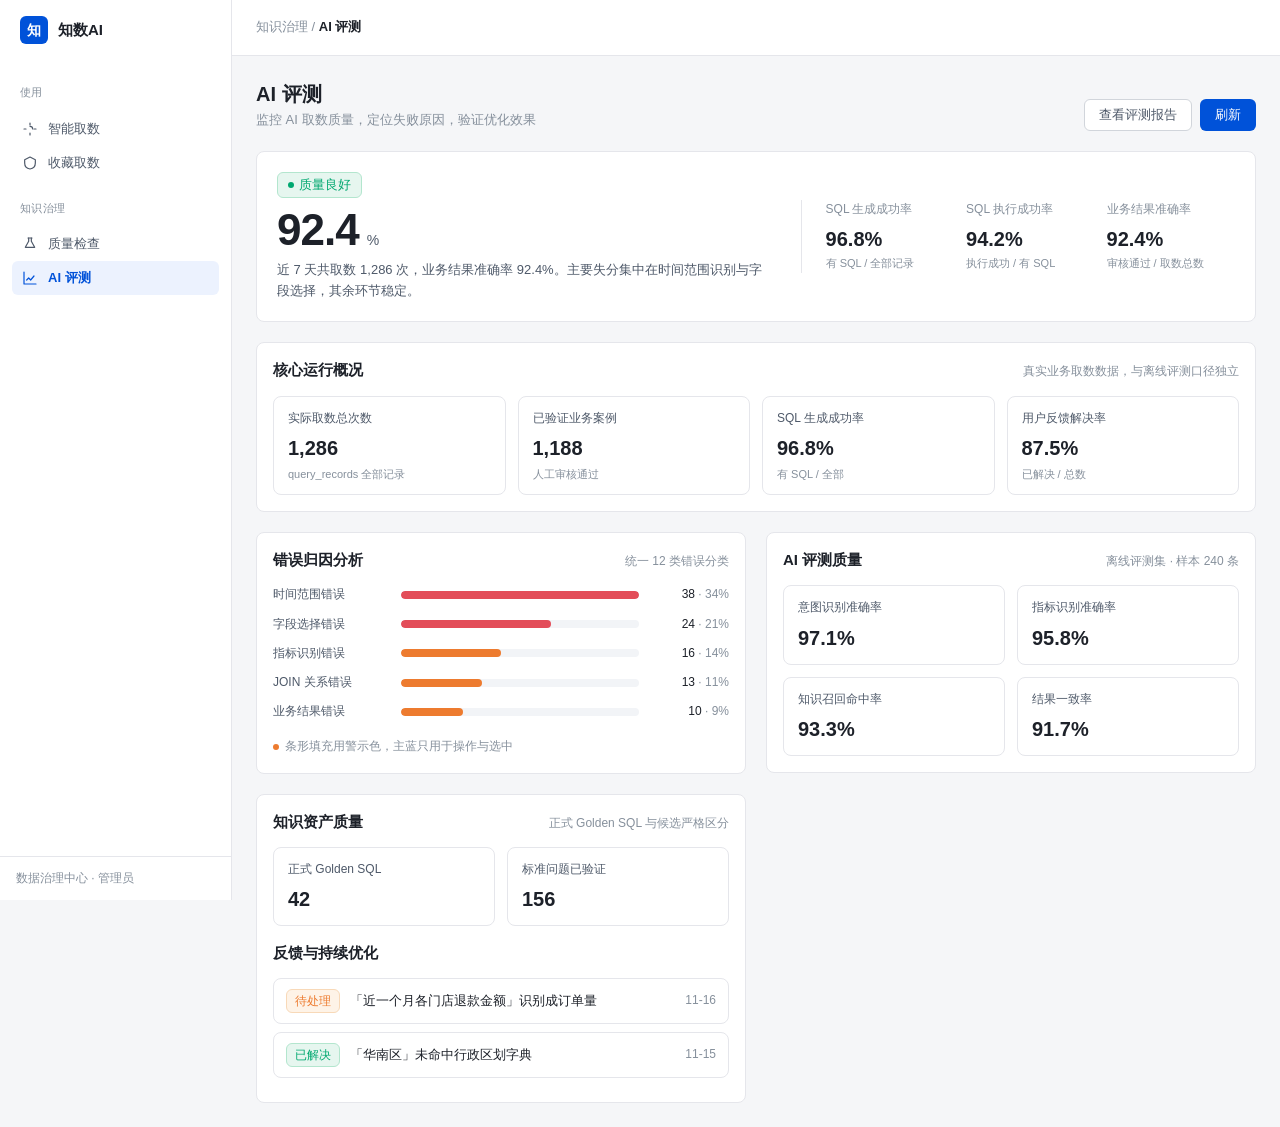
<file: design/zhishu-ai-eval-databuddy.html>
<!DOCTYPE html>
<html lang="zh-CN">
<head>
<meta charset="UTF-8">
<meta name="viewport" content="width=device-width, initial-scale=1.0">
<title>知数AI · AI 评测（参考设计）</title>
<style>
  /* ═══════════ Design Token（DataBuddy 风 · 单一事实源）═══════════ */
  :root{
    --color-primary:#0052D9;
    --color-primary-hover:#0034B5;
    --color-primary-active:#002C96;
    --color-primary-subtle:#ECF2FE;
    --color-bg-page:#F5F6F8;
    --color-bg-card:#FFFFFF;
    --color-bg-subtle:#F2F4F7;
    --color-bg-hover:#F8F9FB;
    --color-text-primary:#1D2129;
    --color-text-secondary:#4E5969;
    --color-text-muted:#86909C;
    --color-border:#E5E6EB;
    --color-border-strong:#D1D5DB;
    --color-success:#00A870; --color-success-bg:#E6F6EF; --color-success-bd:#B3E6CE;
    --color-warning:#ED7B2F; --color-warning-bg:#FEF3E7; --color-warning-bd:#F8D9B8;
    --color-danger:#E34D59;  --color-danger-bg:#FDECEE;  --color-danger-bd:#F7C6CB;
    --color-info:#0052D9;    --color-info-bg:#ECF2FE;    --color-info-bd:#C0D6FE;
    --color-neutral:#4E5969; --color-neutral-bg:#F2F4F7; --color-neutral-bd:#E1E5EB;

    --font-family:-apple-system,BlinkMacSystemFont,"Segoe UI","PingFang SC","Microsoft YaHei",sans-serif;
    --font-mono:"SF Mono",Menlo,Consolas,monospace;

    --radius-sm:6px; --radius-md:8px; --radius-lg:10px;
    --space-1:4px; --space-2:8px; --space-3:12px; --space-4:16px; --space-5:24px; --space-6:32px;
    --shadow-card:0 1px 2px rgba(29,33,41,.04);
    --shadow-float:0 8px 24px rgba(29,33,41,.10);
    --sidebar-w:232px; --topbar-h:56px;
  }

  *{box-sizing:border-box;margin:0;padding:0}
  html,body{height:100%}
  body{
    font-family:var(--font-family); background:var(--color-bg-page);
    color:var(--color-text-primary); font-size:14px; line-height:1.6;
    -webkit-font-smoothing:antialiased;
  }
  a{color:var(--color-primary);text-decoration:none}
  a:hover{color:var(--color-primary-hover)}
  :focus-visible{outline:2px solid var(--color-primary);outline-offset:2px;border-radius:3px}
  @media (prefers-reduced-motion:reduce){*{transition:none!important;animation:none!important}}

  /* ═══════════ 外壳：侧栏 + 顶栏 + 工作区 ═══════════ */
  .shell{display:flex;min-height:100vh}

  .sidebar{
    width:var(--sidebar-w); flex-shrink:0; background:#fff;
    border-right:1px solid var(--color-border);
    display:flex; flex-direction:column; position:sticky; top:0; height:100vh;
  }
  .brand{display:flex;align-items:center;gap:10px;padding:16px 20px;font-weight:600;font-size:15px}
  .brand .logo{
    width:28px;height:28px;border-radius:var(--radius-sm);background:var(--color-primary);
    color:#fff;display:grid;place-items:center;font-size:14px;font-weight:700;flex-shrink:0;
  }
  .nav{flex:1;overflow-y:auto;padding:4px 12px 16px}
  .nav-group{margin-top:14px}
  .nav-group-label{
    font-size:11px;color:var(--color-text-muted);letter-spacing:.4px;
    padding:6px 8px;margin-bottom:4px;
  }
  .nav-item{
    display:flex;align-items:center;gap:10px;width:100%;
    padding:8px 10px;border-radius:var(--radius-sm);font-size:13px;
    color:var(--color-text-secondary);border:none;background:none;cursor:pointer;text-align:left;
  }
  .nav-item:hover{background:var(--color-bg-hover);color:var(--color-text-primary)}
  .nav-item.active{background:var(--color-primary-subtle);color:var(--color-primary);font-weight:600}
  .nav-item .ico{width:16px;height:16px;flex-shrink:0;display:grid;place-items:center}
  .nav-item .ico svg{width:16px;height:16px}
  .side-foot{border-top:1px solid var(--color-border);padding:12px 16px;font-size:12px;color:var(--color-text-muted)}

  .main{flex:1;min-width:0;display:flex;flex-direction:column}
  .topbar{
    height:var(--topbar-h);background:#fff;border-bottom:1px solid var(--color-border);
    display:flex;align-items:center;gap:14px;padding:0 24px;position:sticky;top:0;z-index:10;
  }
  .topbar .crumb{font-size:13px;color:var(--color-text-muted)}
  .topbar .crumb b{color:var(--color-text-primary);font-weight:600}
  .topbar .spacer{flex:1}

  .content{padding:24px;max-width:1180px;width:100%;margin:0 auto}

  /* ═══════════ 页面头 ═══════════ */
  .page-head{display:flex;align-items:flex-end;justify-content:space-between;gap:16px;margin-bottom:20px;flex-wrap:wrap}
  .page-head h1{font-size:20px;line-height:28px;font-weight:600;color:var(--color-text-primary)}
  .page-head .desc{font-size:13px;color:var(--color-text-muted);margin-top:2px}
  .page-head .actions{display:flex;gap:8px;flex-shrink:0}

  /* ═══════════ 按钮 ═══════════ */
  .btn{
    display:inline-flex;align-items:center;gap:6px;height:32px;padding:0 14px;
    border-radius:var(--radius-sm);border:1px solid transparent;cursor:pointer;
    font-size:13px;font-family:inherit;line-height:1;font-weight:500;
    background:var(--color-primary);color:#fff;
  }
  .btn:hover{background:var(--color-primary-hover)}
  .btn:active{background:var(--color-primary-active)}
  .btn.ghost{background:#fff;color:var(--color-text-secondary);border-color:var(--color-border-strong)}
  .btn.ghost:hover{color:var(--color-primary);border-color:var(--color-primary)}

  /* ═══════════ 状态标签 ═══════════ */
  .tag{
    display:inline-flex;align-items:center;gap:5px;padding:1px 8px;border-radius:var(--radius-sm);
    font-size:12px;line-height:20px;border:1px solid var(--color-border);white-space:nowrap;
    color:var(--color-text-secondary);background:#fff;
  }
  .tag .dot{width:6px;height:6px;border-radius:50%;background:currentColor}
  .tag.success{color:var(--color-success);background:var(--color-success-bg);border-color:var(--color-success-bd)}
  .tag.warning{color:var(--color-warning);background:var(--color-warning-bg);border-color:var(--color-warning-bd)}
  .tag.danger{color:var(--color-danger);background:var(--color-danger-bg);border-color:var(--color-danger-bd)}
  .tag.info{color:var(--color-info);background:var(--color-info-bg);border-color:var(--color-info-bd)}
  .tag.neutral{color:var(--color-neutral);background:var(--color-neutral-bg);border-color:var(--color-neutral-bd)}

  /* ═══════════ 卡片 ═══════════ */
  .panel{
    background:var(--color-bg-card);border:1px solid var(--color-border);
    border-radius:var(--radius-md);padding:16px;
  }
  .panel-head{display:flex;align-items:baseline;justify-content:space-between;gap:12px;margin-bottom:14px;flex-wrap:wrap}
  .panel-head h2{margin:0;font-size:15px;line-height:22px;font-weight:600;color:var(--color-text-primary)}
  .panel-head .hint{font-size:12px;color:var(--color-text-muted)}

  /* ═══════════ 总评 Hero（唯一主角）═══════════ */
  .hero{
    background:var(--color-bg-card);border:1px solid var(--color-border);
    border-radius:var(--radius-md);padding:20px;margin-bottom:20px;
    display:grid;grid-template-columns:1.15fr 1fr;gap:24px;align-items:center;
  }
  .hero-main .verdict{display:flex;align-items:center;gap:10px;margin-bottom:6px}
  .hero-main .verdict .tag{font-size:13px;padding:2px 10px}
  .hero-score{display:flex;align-items:baseline;gap:8px;margin-bottom:4px}
  .hero-score .num{
    font-size:44px;line-height:52px;font-weight:600;color:var(--color-text-primary);
    font-variant-numeric:tabular-nums;letter-spacing:-1px;
  }
  .hero-score .unit{font-size:14px;color:var(--color-text-secondary)}
  .hero-note{font-size:13px;color:var(--color-text-secondary);max-width:38em}
  .hero-side{
    display:grid;grid-template-columns:repeat(3,1fr);gap:12px;
    padding-left:24px;border-left:1px solid var(--color-border);
  }
  .kpi .kpi-name{font-size:12px;color:var(--color-text-muted);margin-bottom:6px}
  .kpi .kpi-val{font-size:20px;line-height:28px;font-weight:600;font-variant-numeric:tabular-nums;color:var(--color-text-primary)}
  .kpi .kpi-sub{font-size:11px;color:var(--color-text-muted);margin-top:2px}

  /* ═══════════ 分区栅格（固定列数，禁 auto-fill）═══════════ */
  .grid{display:grid;grid-template-columns:repeat(2,1fr);gap:20px;align-items:start}
  .grid .span-2{grid-column:span 2}

  /* 指标卡 */
  .metrics{display:grid;grid-template-columns:repeat(4,1fr);gap:12px}
  .metric{
    border:1px solid var(--color-border);border-radius:var(--radius-md);
    padding:12px 14px;background:var(--color-bg-card);
  }
  .metric .m-name{font-size:12px;color:var(--color-text-secondary);margin-bottom:6px}
  .metric .m-val{font-size:20px;line-height:28px;font-weight:600;font-variant-numeric:tabular-nums}
  .metric .m-cal{font-size:11px;color:var(--color-text-muted);margin-top:4px;line-height:1.5}

  /* 错误归因条形 */
  .bar-list{display:flex;flex-direction:column;gap:10px}
  .bar-row{display:flex;align-items:center;gap:12px}
  .bar-name{width:116px;flex-shrink:0;font-size:12px;color:var(--color-text-secondary)}
  .bar-track{flex:1;height:8px;background:var(--color-bg-subtle);border-radius:4px;overflow:hidden}
  .bar-fill{height:100%;border-radius:4px}
  .bar-count{width:78px;flex-shrink:0;font-size:12px;color:var(--color-text-primary);text-align:right;font-variant-numeric:tabular-nums}
  .bar-row .pct{color:var(--color-text-muted)}

  /* 反馈条目 */
  .fb-item{
    display:flex;align-items:center;gap:10px;padding:10px 12px;border-radius:var(--radius-md);
    border:1px solid var(--color-border);margin-bottom:8px;font-size:13px;
  }
  .fb-item .q{flex:1;color:var(--color-text-primary);overflow:hidden;text-overflow:ellipsis;white-space:nowrap}
  .fb-item .t{color:var(--color-text-muted);font-size:12px;flex-shrink:0}

  .foot-note{
    margin-top:16px;font-size:12px;color:var(--color-text-muted);
    display:flex;align-items:center;gap:6px;
  }
  .foot-note::before{content:"";width:6px;height:6px;border-radius:50%;background:var(--color-warning)}

  @media (max-width:1200px){
    .hero{grid-template-columns:1fr}
    .hero-side{padding-left:0;border-left:none;padding-top:16px;border-top:1px solid var(--color-border)}
    .metrics{grid-template-columns:repeat(3,1fr)}
  }
  @media (max-width:992px){
    .grid{grid-template-columns:1fr}
    .grid .span-2{grid-column:span 1}
  }
  @media (max-width:768px){
    .sidebar{display:none}
    .hero-side{grid-template-columns:1fr 1fr}
    .metrics{grid-template-columns:1fr 1fr}
    .content{padding:16px}
  }
</style>
</head>
<body>
<div class="shell">

  <!-- 侧栏（示意） -->
  <aside class="sidebar">
    <div class="brand"><span class="logo">知</span>知数AI</div>
    <nav class="nav">
      <div class="nav-group">
        <div class="nav-group-label">使用</div>
        <button class="nav-item"><span class="ico"><svg viewBox="0 0 24 24" fill="none" stroke="currentColor" stroke-width="1.8" stroke-linecap="round" stroke-linejoin="round"><path d="M12 3v3"/><path d="M12 21v-3"/><path d="M3 12h3"/><path d="M21 12h-3"/><path d="M12 8a4 4 0 0 1 4 4"/></svg></span>智能取数</button>
        <button class="nav-item"><span class="ico"><svg viewBox="0 0 24 24" fill="none" stroke="currentColor" stroke-width="1.8" stroke-linecap="round" stroke-linejoin="round"><path d="M12 3l8 4v5c0 5-3.4 8.2-8 9-4.6-.8-8-4-8-9V7z"/></svg></span>收藏取数</button>
      </div>
      <div class="nav-group">
        <div class="nav-group-label">知识治理</div>
        <button class="nav-item"><span class="ico"><svg viewBox="0 0 24 24" fill="none" stroke="currentColor" stroke-width="1.8" stroke-linecap="round" stroke-linejoin="round"><path d="M9 3h6"/><path d="M10 3v5l-5 9h14l-5-9V3"/></svg></span>质量检查</button>
        <button class="nav-item active"><span class="ico"><svg viewBox="0 0 24 24" fill="none" stroke="currentColor" stroke-width="1.8" stroke-linecap="round" stroke-linejoin="round"><path d="M3 3v18h18"/><path d="M7 15l3-3 3 3 5-6"/></svg></span>AI 评测</button>
      </div>
    </nav>
    <div class="side-foot">数据治理中心 · 管理员</div>
  </aside>

  <div class="main">
    <div class="topbar">
      <span class="crumb">知识治理 / <b>AI 评测</b></span>
      <span class="spacer"></span>
    </div>

    <div class="content">

      <!-- 页面头 -->
      <header class="page-head">
        <div>
          <h1>AI 评测</h1>
          <div class="desc">监控 AI 取数质量，定位失败原因，验证优化效果</div>
        </div>
        <div class="actions">
          <button class="btn ghost">查看评测报告</button>
          <button class="btn">刷新</button>
        </div>
      </header>

      <!-- 总评 Hero（唯一主角） -->
      <section class="hero">
        <div class="hero-main">
          <div class="verdict"><span class="tag success"><span class="dot"></span>质量良好</span></div>
          <div class="hero-score"><span class="num">92.4</span><span class="unit">%</span></div>
          <p class="hero-note">近 7 天共取数 1,286 次，业务结果准确率 92.4%。主要失分集中在时间范围识别与字段选择，其余环节稳定。</p>
        </div>
        <div class="hero-side">
          <div class="kpi"><div class="kpi-name">SQL 生成成功率</div><div class="kpi-val">96.8%</div><div class="kpi-sub">有 SQL / 全部记录</div></div>
          <div class="kpi"><div class="kpi-name">SQL 执行成功率</div><div class="kpi-val">94.2%</div><div class="kpi-sub">执行成功 / 有 SQL</div></div>
          <div class="kpi"><div class="kpi-name">业务结果准确率</div><div class="kpi-val">92.4%</div><div class="kpi-sub">审核通过 / 取数总数</div></div>
        </div>
      </section>

      <!-- 分区栅格 -->
      <div class="grid">

        <!-- 核心运行概况 -->
        <section class="panel span-2">
          <div class="panel-head">
            <h2>核心运行概况</h2>
            <span class="hint">真实业务取数数据，与离线评测口径独立</span>
          </div>
          <div class="metrics">
            <div class="metric"><div class="m-name">实际取数总次数</div><div class="m-val">1,286</div><div class="m-cal">query_records 全部记录</div></div>
            <div class="metric"><div class="m-name">已验证业务案例</div><div class="m-val">1,188</div><div class="m-cal">人工审核通过</div></div>
            <div class="metric"><div class="m-name">SQL 生成成功率</div><div class="m-val">96.8%</div><div class="m-cal">有 SQL / 全部</div></div>
            <div class="metric"><div class="m-name">用户反馈解决率</div><div class="m-val">87.5%</div><div class="m-cal">已解决 / 总数</div></div>
          </div>
        </section>

        <!-- 错误归因分析 -->
        <section class="panel">
          <div class="panel-head">
            <h2>错误归因分析</h2>
            <span class="hint">统一 12 类错误分类</span>
          </div>
          <div class="bar-list">
            <div class="bar-row">
              <span class="bar-name">时间范围错误</span>
              <div class="bar-track"><div class="bar-fill" style="width:100%;background:var(--color-danger)"></div></div>
              <span class="bar-count">38 <span class="pct">· 34%</span></span>
            </div>
            <div class="bar-row">
              <span class="bar-name">字段选择错误</span>
              <div class="bar-track"><div class="bar-fill" style="width:63%;background:var(--color-danger)"></div></div>
              <span class="bar-count">24 <span class="pct">· 21%</span></span>
            </div>
            <div class="bar-row">
              <span class="bar-name">指标识别错误</span>
              <div class="bar-track"><div class="bar-fill" style="width:42%;background:var(--color-warning)"></div></div>
              <span class="bar-count">16 <span class="pct">· 14%</span></span>
            </div>
            <div class="bar-row">
              <span class="bar-name">JOIN 关系错误</span>
              <div class="bar-track"><div class="bar-fill" style="width:34%;background:var(--color-warning)"></div></div>
              <span class="bar-count">13 <span class="pct">· 11%</span></span>
            </div>
            <div class="bar-row">
              <span class="bar-name">业务结果错误</span>
              <div class="bar-track"><div class="bar-fill" style="width:26%;background:var(--color-warning)"></div></div>
              <span class="bar-count">10 <span class="pct">· 9%</span></span>
            </div>
          </div>
          <div class="foot-note">条形填充用警示色，主蓝只用于操作与选中</div>
        </section>

        <!-- AI 评测质量 -->
        <section class="panel">
          <div class="panel-head">
            <h2>AI 评测质量</h2>
            <span class="hint">离线评测集 · 样本 240 条</span>
          </div>
          <div class="metrics" style="grid-template-columns:repeat(2,1fr)">
            <div class="metric"><div class="m-name">意图识别准确率</div><div class="m-val">97.1%</div></div>
            <div class="metric"><div class="m-name">指标识别准确率</div><div class="m-val">95.8%</div></div>
            <div class="metric"><div class="m-name">知识召回命中率</div><div class="m-val">93.3%</div></div>
            <div class="metric"><div class="m-name">结果一致率</div><div class="m-val">91.7%</div></div>
          </div>
        </section>

        <!-- 知识资产质量 + 反馈 -->
        <section class="panel">
          <div class="panel-head">
            <h2>知识资产质量</h2>
            <span class="hint">正式 Golden SQL 与候选严格区分</span>
          </div>
          <div class="metrics" style="grid-template-columns:repeat(2,1fr);margin-bottom:16px">
            <div class="metric"><div class="m-name">正式 Golden SQL</div><div class="m-val">42</div></div>
            <div class="metric"><div class="m-name">标准问题已验证</div><div class="m-val">156</div></div>
          </div>
          <div class="panel-head">
            <h2>反馈与持续优化</h2>
          </div>
          <div class="fb-item"><span class="tag warning">待处理</span><span class="q">「近一个月各门店退款金额」识别成订单量</span><span class="t">11-16</span></div>
          <div class="fb-item"><span class="tag success">已解决</span><span class="q">「华南区」未命中行政区划字典</span><span class="t">11-15</span></div>
        </section>

      </div>
    </div>
  </div>
</div>
</body>
</html>
</file>
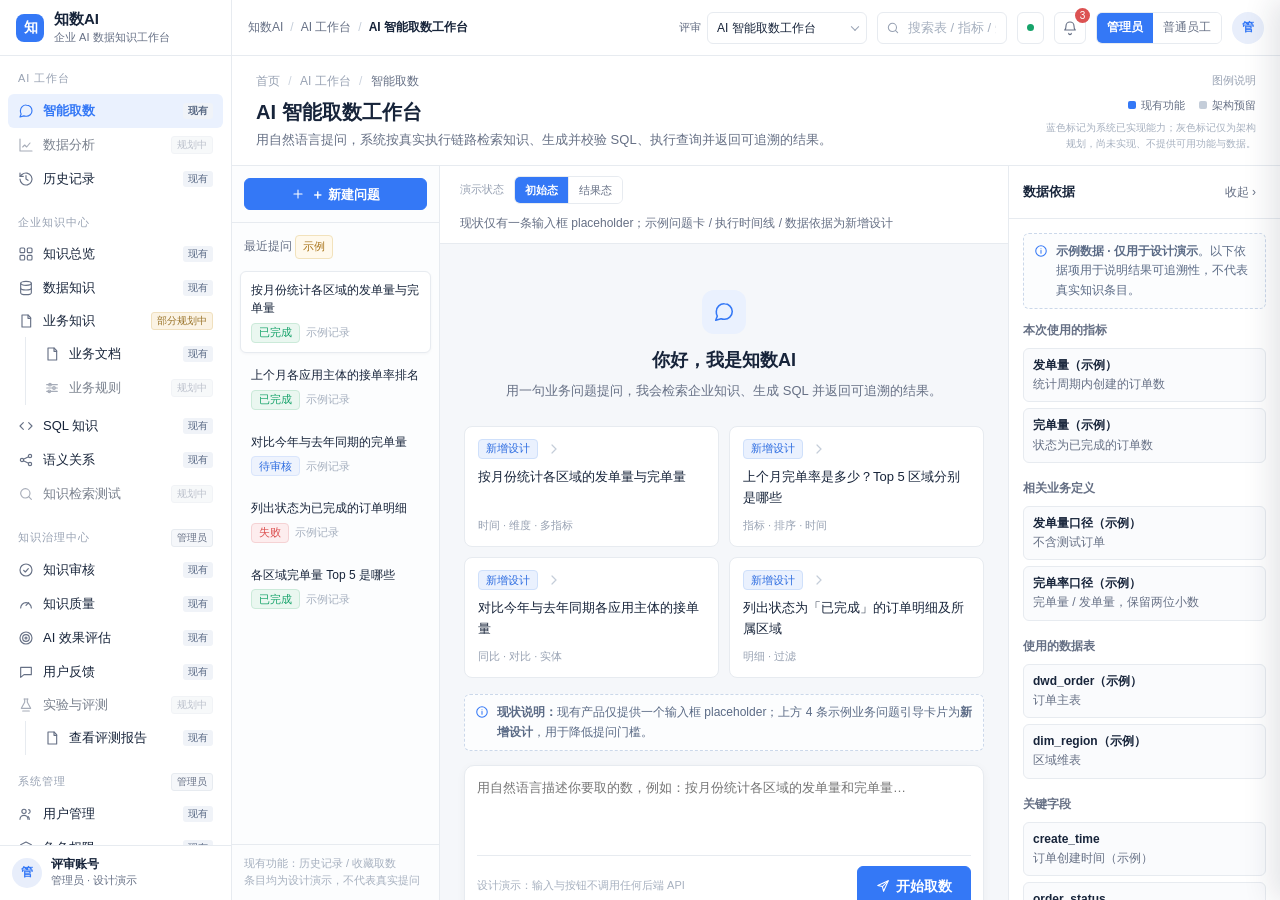
<file: design/zhishu-ai-ui-v2.html>
<!DOCTYPE html>
<html lang="zh-CN">
<head>
<meta charset="UTF-8">
<meta name="viewport" content="width=device-width, initial-scale=1.0">
<title>知数AI · 企业 AI 数据知识工作台 · UI 设计原型 v2</title>
<!--
  ═══════════════════════════════════════════════════════════════════
  知数AI · 高保真 UI 设计原型（独立设计稿蓝本 · 单文件自包含）
  -----------------------------------------------------------------------
  · 单文件：内联 CSS + 内联 JS，零外部依赖（无 CDN / 无字体外链 / 无图表库）
  · 纯前端演示：不调用任何后端 API，不修改 frontend/ 下任何现有文件
  · 严格区分「现有功能」与「架构预留」：
      规划中项一律灰显 + 「规划中」标签 + 点击弹「该能力尚未实现，仅为架构预留」
  · 所有聚合统计数值一律留「—」，演示数据均标注「示例数据 · 仅用于设计演示」
  · 代码内中文注释逐块说明「对应哪个现有功能 / 哪块是架构预留」
  ═══════════════════════════════════════════════════════════════════
-->
<style>
/* ═══════════════════════════════════════════════════════════════
   1. Design Token —— 严格按视觉规格，勿自创色板
   ═══════════════════════════════════════════════════════════════ */
:root{
  /* 品牌与语义色 */
  --brand:#3478F6;          /* 品牌主色 */
  --brand-weak:#EAF1FE;     /* 主色浅底（仅用于选中态 / 弱强调） */
  --bg:#F5F7FA;             /* 页面背景 */
  --card:#FFFFFF;           /* 卡片背景 */
  --ink:#17243A;            /* 主文字 */
  --ink-2:#667085;          /* 次级文字 */
  --success:#16A36A;
  --warn:#E9A23B;
  --danger:#DC5252;
  --line:#E7EBF0;           /* 分割线 */
  --code-bg:#1B2434;        /* SQL 编辑器 / 代码块深色底，仅用于技术区域 */

  /* 字体 */
  --font: -apple-system, BlinkMacSystemFont, "PingFang SC", "Microsoft YaHei", sans-serif;
  --mono: ui-monospace, SFMono-Regular, Menlo, Consolas, "Liberation Mono", monospace;

  /* 字阶 */
  --fs-title:20px;   /* 页面标题 */
  --fs-module:16px;  /* 模块标题 */
  --fs-card:14px;    /* 卡片标题 */
  --fs-body:13px;    /* 正文 13-14px */
  --fs-aux:12px;     /* 辅助 */

  /* 圆角 */
  --r-s:6px; --r-m:8px; --r-l:10px;

  /* 间距 */
  --s1:4px; --s2:8px; --s3:12px; --s4:16px; --s5:24px; --s6:32px;

  /* 控件高度 */
  --h-ctrl:32px; --h-ctrl-lg:40px;

  /* 行高 */
  --lh:1.6;
}

/* ═══════════════════════════════════════════════════════════════
   2. 基础重置
   ═══════════════════════════════════════════════════════════════ */
*{box-sizing:border-box}
html,body{margin:0;padding:0;height:100%}
body{
  font-family:var(--font);
  font-size:var(--fs-body);
  line-height:var(--lh);
  color:var(--ink);
  background:var(--bg);
  -webkit-font-smoothing:antialiased;
  overflow:hidden;
}
button,input,select,textarea{font-family:inherit;font-size:inherit;color:inherit}
button{cursor:pointer}
a{color:var(--brand);text-decoration:none}
h1,h2,h3,h4,h5,p,dl,dd,dt{margin:0}
.ico{width:16px;height:16px;flex:0 0 auto;display:inline-block;vertical-align:middle}
.mono{font-family:var(--mono)}
.muted{color:var(--ink-2)}
.aux{font-size:var(--fs-aux);color:var(--ink-2)}
.nowrap{white-space:nowrap}

/* ═══════════════════════════════════════════════════════════════
   3. 布局：左侧固定导航 232px + 顶部工具栏 56px + 中央工作区
      min-width:0 / minmax(0,1fr) 保证 1280×800 不横向溢出
   ═══════════════════════════════════════════════════════════════ */
.app{display:grid;grid-template-columns:232px minmax(0,1fr);height:100vh;overflow:hidden}

/* ── 左侧导航 ── */
.sidebar{background:var(--card);border-right:1px solid var(--line);display:flex;flex-direction:column;min-width:0;overflow:hidden}
.brand{height:56px;flex:0 0 56px;display:flex;align-items:center;gap:10px;padding:0 16px;border-bottom:1px solid var(--line)}
.brand-logo{width:28px;height:28px;border-radius:var(--r-m);background:var(--brand);color:#fff;font-weight:700;font-size:14px;display:flex;align-items:center;justify-content:center;flex:0 0 auto;letter-spacing:-1px}
.brand-txt b{font-size:15px;display:block;line-height:1.2;font-weight:700}
.brand-txt span{font-size:11px;color:var(--ink-2);display:block;line-height:1.3;margin-top:2px}
.side-nav{flex:1;min-height:0;overflow-y:auto;padding:8px 8px 16px}
.nav-group{margin-bottom:12px}
.nav-group-label{font-size:11px;color:#98A2B3;letter-spacing:1px;padding:6px 10px;display:flex;align-items:center;justify-content:space-between;gap:6px}
.nav-group-label .admin-flag{font-size:10px;color:var(--ink-2);background:var(--bg);border:1px solid var(--line);border-radius:3px;padding:0 5px;letter-spacing:0;line-height:16px;white-space:nowrap}
.nav-item{width:100%;display:flex;align-items:center;gap:9px;min-height:34px;padding:5px 10px;border:0;background:transparent;border-radius:var(--r-s);color:var(--ink);font-size:13px;text-align:left;line-height:1.4}
.nav-item:hover{background:#F2F5FA}
.nav-item.active{background:var(--brand-weak);color:var(--brand);font-weight:600}
.nav-item .ico{color:var(--ink-2)}
.nav-item.active .ico{color:var(--brand)}
.nav-item .nm{flex:1;min-width:0;overflow:hidden;text-overflow:ellipsis;white-space:nowrap}
.nav-item--planned{opacity:.58}
.nav-item--planned:hover{background:#F7F8FA}
.nav-parent{display:flex;align-items:center;gap:9px;min-height:32px;padding:5px 10px;color:var(--ink);font-size:13px}
.nav-parent .ico{color:var(--ink-2)}
.nav-parent .nm{flex:1;min-width:0;overflow:hidden;text-overflow:ellipsis;white-space:nowrap}
/* 规划中的父级项同样灰显 + 可点击弹说明，避免看起来像可用入口 */
.nav-parent--planned{opacity:.58;cursor:pointer;border-radius:var(--r-s)}
.nav-parent--planned:hover{background:#F7F8FA}
.nav-children{margin:0 0 4px 17px;padding-left:8px;border-left:1px solid var(--line)}
.nav-status{font-size:10px;line-height:16px;padding:0 5px;border-radius:3px;flex:0 0 auto;white-space:nowrap}
.ns-existing{color:#5B6B86;background:#F0F3F8}
.ns-planned{color:#8A94A6;background:#F2F4F7;border:1px solid var(--line)}
.ns-partial{color:#9A742A;background:#FBF3E4;border:1px solid #F0E0BE}
.side-foot{flex:0 0 auto;border-top:1px solid var(--line);padding:10px 12px}
.me{display:flex;align-items:center;gap:9px;min-width:0}
.me-avatar{width:30px;height:30px;border-radius:50%;background:#E8EEFB;color:var(--brand);font-size:12px;font-weight:700;display:flex;align-items:center;justify-content:center;flex:0 0 auto}
.me-info{flex:1;min-width:0}
.me-info b{font-size:12px;display:block;line-height:1.4}
.me-info span{font-size:11px;color:var(--ink-2);display:block}

/* ── 主区与顶部工具栏 ── */
.main{display:flex;flex-direction:column;min-width:0;overflow:hidden}
.topbar{height:56px;flex:0 0 56px;background:var(--card);border-bottom:1px solid var(--line);display:flex;align-items:center;gap:10px;padding:0 16px;min-width:0}
.tb-crumb{display:flex;align-items:center;gap:7px;font-size:12px;color:var(--ink-2);min-width:0;flex:1;overflow:hidden;white-space:nowrap}
.tb-crumb .cur{color:var(--ink);font-weight:600;overflow:hidden;text-overflow:ellipsis}
.tb-sep{color:#C4CDD9}
.tb-right{display:flex;align-items:center;gap:10px;flex:0 0 auto}
.quick{display:flex;align-items:center;gap:6px}
.quick label{font-size:11px;color:var(--ink-2);white-space:nowrap}
.quick select{height:32px;max-width:186px;border:1px solid var(--line);background:#fff;border-radius:6px;padding:0 26px 0 9px;font-size:12px;color:var(--ink);appearance:none;cursor:pointer}
.quick{position:relative}
.quick::after{content:"";position:absolute;right:9px;top:50%;width:5px;height:5px;border-right:1.5px solid #98A2B3;border-bottom:1.5px solid #98A2B3;transform:translateY(-70%) rotate(45deg);pointer-events:none}
.gsearch{position:relative;flex:0 0 auto}
.gsearch .ds-input{width:186px;padding-left:30px}
.gsearch .gs-ico{position:absolute;left:9px;top:50%;transform:translateY(-50%);width:14px;height:14px;color:#98A2B3;pointer-events:none}
.ds-src{display:flex;align-items:center;gap:6px;font-size:12px;color:var(--ink-2);white-space:nowrap;border:1px solid var(--line);border-radius:6px;padding:0 9px;height:32px;background:#fff}
.dot{width:7px;height:7px;border-radius:50%;background:var(--success);flex:0 0 auto}
.icon-btn{width:32px;height:32px;border:1px solid var(--line);background:#fff;border-radius:6px;display:flex;align-items:center;justify-content:center;position:relative;color:var(--ink-2);flex:0 0 auto}
.icon-btn:hover{background:#F7F9FC;color:var(--ink)}
.icon-btn .badge{position:absolute;top:-5px;right:-5px;min-width:15px;height:15px;border-radius:8px;background:var(--danger);color:#fff;font-size:10px;line-height:15px;text-align:center;padding:0 3px}
.viewswitch{display:flex;border:1px solid var(--line);border-radius:6px;overflow:hidden;height:32px;flex:0 0 auto}
.viewswitch button{border:0;background:#fff;padding:0 10px;font-size:12px;color:var(--ink-2);white-space:nowrap}
.viewswitch button.on{background:var(--brand);color:#fff;font-weight:600}
.avatar{width:32px;height:32px;border-radius:50%;background:#E8EEFB;color:var(--brand);display:flex;align-items:center;justify-content:center;font-size:12px;font-weight:700;flex:0 0 auto}

/* ── 工作区 / 页面骨架 ── */
.work{flex:1;min-height:0;display:flex;flex-direction:column;overflow:hidden;background:var(--bg)}
.page{display:none;flex:1;min-height:0;flex-direction:column}
.page.active{display:flex}
.page-head{flex:0 0 auto;padding:16px 24px 14px;display:flex;align-items:flex-start;justify-content:space-between;gap:16px;border-bottom:1px solid var(--line);background:var(--card)}
.page-head-txt{min-width:0}
.ph-crumb{font-size:12px;color:#98A2B3;margin-bottom:7px}
.ph-crumb span{margin:0 5px;color:#CBD3DE}
.ph-crumb .cur{color:var(--ink-2);margin:0}
.page-head h1{font-size:var(--fs-title);line-height:1.4;font-weight:650;margin-bottom:4px}
.page-head p{color:var(--ink-2);font-size:13px;line-height:1.6}
.page-body{flex:1;min-height:0;overflow-y:auto;padding:20px 24px 40px}
.page-body--fill{overflow:hidden;padding:0;display:flex;flex-direction:column}

/* 图例说明（每页右上角，由 renderLegends() 统一注入） */
.legend{flex:0 0 auto;text-align:right;min-width:196px}
.legend .lg-title{font-size:11px;color:#98A2B3;margin-bottom:7px}
.legend .lg-row{display:flex;align-items:center;justify-content:flex-end;gap:14px;font-size:11px;color:var(--ink-2)}
.legend .lg-item{display:inline-flex;align-items:center;gap:5px;white-space:nowrap}
.legend .sw{width:8px;height:8px;border-radius:2px;display:inline-block}
.legend .lg-note{font-size:10px;color:#A6B0BF;margin-top:6px;max-width:210px;line-height:1.55;margin-left:auto}

/* ═══════════════════════════════════════════════════════════════
   4. 统一组件类（Design System 全部由 CSS token 渲染）
   ═══════════════════════════════════════════════════════════════ */
/* 卡片 */
.ds-card{background:var(--card);border:1px solid var(--line);border-radius:var(--r-m)}
.ds-card-pad{padding:var(--s4)}
.card-title{font-size:var(--fs-card);font-weight:650;margin-bottom:12px;display:flex;align-items:center;gap:8px;flex-wrap:wrap}
.module-title{font-size:var(--fs-module);font-weight:650;margin-bottom:12px}
.sec-title{font-size:var(--fs-card);font-weight:650;margin-bottom:10px}
.block{margin-bottom:16px}
.block:last-child{margin-bottom:0}

/* 按钮：主 / 次 / 危险 / 幽灵 / 尺寸 / 禁用 —— 只有一个主色，不给每个按钮换色 */
.ds-btn{display:inline-flex;align-items:center;justify-content:center;gap:6px;height:var(--h-ctrl);padding:0 12px;border:1px solid var(--line);background:#fff;color:var(--ink);border-radius:var(--r-s);font-size:13px;line-height:1;white-space:nowrap;transition:background .15s,border-color .15s}
.ds-btn:hover{background:#F7F9FC;border-color:#CFD8E6}
.ds-btn .ico{width:14px;height:14px}
.ds-btn-primary{background:var(--brand);border-color:var(--brand);color:#fff;font-weight:600}
.ds-btn-primary:hover{background:#2B6BE0;border-color:#2B6BE0}
.ds-btn-danger{color:var(--danger);border-color:#F0C9C9;background:#fff}
.ds-btn-danger:hover{background:#FDF3F3;border-color:#E8A9A9}
.ds-btn-ghost{border-color:transparent;background:transparent;color:var(--ink-2)}
.ds-btn-ghost:hover{background:#F2F5FA;color:var(--ink)}
.ds-btn-lg{height:var(--h-ctrl-lg);padding:0 18px;font-size:14px}
.ds-btn-sm{height:28px;padding:0 9px;font-size:12px}
.ds-btn:disabled,.ds-btn.is-disabled{opacity:.45;cursor:not-allowed}
.btn-row{display:flex;flex-wrap:wrap;gap:8px;align-items:center}

/* 输入框 / 下拉 / 文本域 */
.ds-input,.ds-select,.ds-textarea{width:100%;height:var(--h-ctrl);padding:0 10px;border:1px solid var(--line);background:#fff;border-radius:var(--r-s);font-size:13px;outline:none;transition:border-color .15s,box-shadow .15s}
.ds-input:focus,.ds-select:focus,.ds-textarea:focus{border-color:var(--brand);box-shadow:0 0 0 3px rgba(52,120,246,.12)}
.ds-input::placeholder,.ds-textarea::placeholder{color:#A6B0BF}
.ds-input-lg{height:var(--h-ctrl-lg)}
.ds-textarea{height:auto;padding:9px 10px;line-height:1.6;resize:vertical;min-height:76px}
.ds-select-wrap{position:relative;display:block}
.ds-select-wrap::after{content:"";position:absolute;right:11px;top:50%;width:6px;height:6px;border-right:1.5px solid #98A2B3;border-bottom:1.5px solid #98A2B3;transform:translateY(-70%) rotate(45deg);pointer-events:none}
.ds-select-wrap select{appearance:none;padding-right:28px;cursor:pointer}
.field{margin-bottom:14px}
.field label{display:block;font-size:12px;color:var(--ink-2);margin-bottom:6px}
.field label .req{color:var(--danger)}
.form-grid{display:grid;grid-template-columns:1fr 1fr;gap:0 16px}

/* 表格：长文本换行 + 容器兜底滚动 */
.table-wrap{width:100%;overflow-x:auto;border:1px solid var(--line);border-radius:var(--r-m);background:#fff}
.ds-table{width:100%;border-collapse:collapse;font-size:13px}
.ds-table th{background:#FAFBFD;color:var(--ink-2);font-weight:600;font-size:12px;text-align:left;padding:10px 12px;border-bottom:1px solid var(--line);white-space:nowrap}
.ds-table td{padding:10px 12px;border-bottom:1px solid #EFF2F6;color:var(--ink);vertical-align:top;word-break:break-word;overflow-wrap:anywhere;line-height:1.6}
.ds-table tbody tr:last-child td{border-bottom:0}
.ds-table tbody tr:hover{background:#FAFCFF}
.ds-table td .cell-clamp{max-width:340px}
.ds-table .op-cell{white-space:nowrap}

/* 状态标签 */
.ds-tag{display:inline-flex;align-items:center;gap:4px;height:20px;padding:0 7px;border-radius:4px;font-size:11px;line-height:1;white-space:nowrap;border:1px solid transparent;vertical-align:middle}
.t-info{background:#EEF3FD;color:#2B6BE0;border-color:#D9E5FC}    /* 待处理 */
.t-run{background:#FFF6E8;color:#B5791F;border-color:#F6E2BC}      /* 执行中 */
.t-ok{background:#EAF7F0;color:#16A36A;border-color:#CBEAD9}       /* 成功 / 现有 */
.t-err{background:#FDEDEE;color:#DC5252;border-color:#F5D2D4}      /* 失败 */
.t-off{background:#F2F4F7;color:#7A8699;border-color:#E3E8EF}      /* 已停用 / 等待中 */
.t-plan{background:#F2F4F7;color:#8A94A6;border-color:#E3E8EF}     /* 规划中 */
.t-reserve{background:#F2F5FA;color:#5B6B86;border-color:#DDE5F0}  /* 预留 */
.t-demo{background:#FFF9EC;color:#A9751B;border-color:#F2E2BC}     /* 示例数据 */
.t-new{background:#EAF1FE;color:#2B6BE0;border-color:#CFE0FB}      /* 新增设计 */

/* 空状态 / 加载骨架（灰色脉冲，无彩色渐变） */
.ds-empty{display:flex;flex-direction:column;align-items:center;justify-content:center;text-align:center;padding:32px 20px;color:var(--ink-2);gap:8px;min-height:148px}
.ds-empty .ico{width:32px;height:32px;color:#C4CDD9}
.ds-empty .t{font-size:14px;font-weight:600;color:#5B6B86}
.ds-empty .s{font-size:12px;max-width:360px;line-height:1.7}
.ds-skeleton{background:#EAEFF6;border-radius:4px;height:12px;animation:skpulse 1.3s ease-in-out infinite}
@keyframes skpulse{0%,100%{opacity:1}50%{opacity:.42}}
.sk-line{margin-bottom:10px}

/* 抽屉 */
.ds-overlay{position:fixed;inset:0;background:rgba(23,36,58,.38);z-index:50;display:none}
.ds-overlay.show{display:block}
.ds-drawer{position:fixed;top:0;right:0;height:100vh;width:420px;max-width:92vw;background:#fff;z-index:51;box-shadow:-8px 0 28px rgba(23,36,58,.12);transform:translateX(100%);transition:transform .22s ease;display:flex;flex-direction:column}
.ds-drawer.show{transform:translateX(0)}
.drawer-head{flex:0 0 auto;padding:16px 20px;border-bottom:1px solid var(--line);display:flex;align-items:center;justify-content:space-between;gap:10px}
.drawer-head h3{font-size:var(--fs-module);font-weight:650}
.drawer-body{flex:1;min-height:0;overflow-y:auto;padding:18px 20px 28px}
.drawer-foot{flex:0 0 auto;padding:12px 20px;border-top:1px solid var(--line);display:flex;justify-content:flex-end;gap:8px}

/* 弹窗 */
.ds-modal{position:fixed;left:50%;top:50%;transform:translate(-50%,-46%);width:440px;max-width:92vw;background:#fff;border-radius:var(--r-l);box-shadow:0 18px 48px rgba(23,36,58,.22);z-index:60;display:none;flex-direction:column;max-height:86vh}
.ds-modal.show{display:flex;animation:modalIn .18s ease}
@keyframes modalIn{from{opacity:0;transform:translate(-50%,-50%)}to{opacity:1;transform:translate(-50%,-46%)}}
.modal-head{padding:16px 20px;border-bottom:1px solid var(--line);display:flex;align-items:center;justify-content:space-between;gap:10px;font-size:var(--fs-module);font-weight:650}
.modal-body{padding:18px 20px;overflow-y:auto;line-height:1.7}
.modal-foot{padding:12px 20px;border-top:1px solid var(--line);display:flex;justify-content:flex-end;gap:8px}

/* Toast */
.toast{position:fixed;left:50%;bottom:28px;transform:translateX(-50%) translateY(12px);background:var(--ink);color:#fff;border-radius:var(--r-m);padding:9px 16px;font-size:13px;z-index:80;opacity:0;pointer-events:none;transition:all .2s;max-width:80vw;box-shadow:0 8px 24px rgba(23,36,58,.25);text-align:center}
.toast.show{opacity:1;transform:translateX(-50%) translateY(0)}

/* 键值明细 / 表单（抽屉与详情页复用） */
.kv{display:grid;grid-template-columns:104px minmax(0,1fr);gap:10px 12px;font-size:13px}
.kv dt{color:var(--ink-2);font-size:12px;padding-top:1px}
.kv dd{color:var(--ink);word-break:break-word;line-height:1.65}
.kv dd .sub{display:block;font-size:11px;color:#A6B0BF;margin-top:2px}

/* 子页签 */
.ds-tabs{display:flex;gap:2px;border-bottom:1px solid var(--line);margin-bottom:16px;flex-wrap:wrap}
.ds-tabs button{border:0;background:transparent;padding:9px 14px;font-size:13px;color:var(--ink-2);border-bottom:2px solid transparent;margin-bottom:-1px;display:inline-flex;align-items:center;gap:6px;white-space:nowrap;border-radius:0}
.ds-tabs button:hover{color:var(--ink)}
.ds-tabs button.on{color:var(--brand);border-bottom-color:var(--brand);font-weight:600}
.ds-tabs button.is-planned{opacity:.55}

/* 统计卡（数值一律留「—」，不编造统计） */
.stat-grid{display:grid;grid-template-columns:repeat(4,minmax(0,1fr));gap:12px;margin-bottom:18px}
.stat{background:#fff;border:1px solid var(--line);border-radius:var(--r-m);padding:14px 16px;min-width:0}
.stat .lbl{font-size:12px;color:var(--ink-2)}
.stat .num{font-size:24px;font-weight:650;line-height:1.3;margin:6px 0 2px;color:var(--ink)}
.stat .num.dash{color:#B4BECC;font-weight:500}
.stat .cap{font-size:11px;color:#A6B0BF;line-height:1.5}

/* 演示数据标记 */
.demo-note{display:inline-flex;align-items:center;gap:6px;font-size:11px;color:#A9751B;background:#FFF9EC;border:1px solid #F2E2BC;border-radius:4px;padding:2px 7px;line-height:1.6}
.demo-banner{display:flex;align-items:flex-start;gap:8px;background:#FCFDFE;border:1px dashed #CBD8EA;border-radius:6px;padding:8px 10px;font-size:12px;color:#5B6B86;line-height:1.6;margin-bottom:12px}
.demo-banner .ico{width:14px;height:14px;color:var(--brand);margin-top:2px}
.demo-line{font-size:11px;color:#98A2B3;margin:0 0 10px}

/* 分段演示控制（纯前端交互，不构成功能） */
.seg{display:inline-flex;border:1px solid var(--line);border-radius:6px;overflow:hidden;background:#fff;height:28px;flex:0 0 auto}
.seg button{border:0;background:#fff;padding:0 10px;font-size:11px;color:var(--ink-2);white-space:nowrap;border-right:1px solid var(--line)}
.seg button:last-child{border-right:0}
.seg button.on{background:var(--brand);color:#fff;font-weight:600}
.seg-label{font-size:11px;color:#98A2B3;white-space:nowrap}
.toolbar-row{display:flex;align-items:center;gap:10px;flex-wrap:wrap;margin-bottom:14px}

/* ═══════════════════════════════════════════════════════════════
   5. 页面专属样式
   ═══════════════════════════════════════════════════════════════ */
/* ── P1 · AI 智能取数工作台：三栏 ── */
.ask-grid{flex:1;min-height:0;display:grid;grid-template-columns:208px minmax(0,1fr) 272px}
.ask-grid.collapsed{grid-template-columns:208px minmax(0,1fr) 44px}
.ask-left{display:flex;flex-direction:column;min-height:0;min-width:0;background:#FCFDFE;border-right:1px solid var(--line)}
.al-head{flex:0 0 auto;padding:12px;border-bottom:1px solid var(--line)}
.al-head .ds-btn{width:100%}
.al-list{flex:1;min-height:0;overflow-y:auto;padding:8px}
.al-item{width:100%;text-align:left;border:1px solid transparent;background:transparent;border-radius:6px;padding:9px 10px;margin-bottom:3px;display:block}
.al-item:hover{background:#F2F5FA}
.al-item.on{background:#fff;border-color:var(--line);box-shadow:0 1px 3px rgba(23,36,58,.04)}
.al-item .q{font-size:12px;color:var(--ink);line-height:1.55;display:-webkit-box;-webkit-line-clamp:2;-webkit-box-orient:vertical;overflow:hidden}
.al-item .m{font-size:11px;color:#A6B0BF;margin-top:5px;display:flex;align-items:center;gap:6px}
.ask-center{display:flex;flex-direction:column;min-width:0;min-height:0;background:var(--bg)}
.ask-toolbar{flex:0 0 auto;padding:10px 20px;background:var(--card);border-bottom:1px solid var(--line);display:flex;align-items:center;gap:10px;flex-wrap:wrap}
.ask-scroll{flex:1;min-height:0;overflow-y:auto;padding:20px 24px 28px}
.ask-composer{flex:0 0 auto;padding:10px 24px 14px;background:var(--card);border-top:1px solid var(--line)}
.ask-right{display:flex;flex-direction:column;min-width:0;min-height:0;background:#fff;border-left:1px solid var(--line)}
.ev-full{display:flex;flex-direction:column;min-height:0;flex:1}
.ev-head{flex:0 0 auto;padding:12px 14px;border-bottom:1px solid var(--line);display:flex;align-items:center;justify-content:space-between;gap:8px}
.ev-head b{font-size:13px}
.ev-body{flex:1;min-height:0;overflow-y:auto;padding:14px}
.ev-rail{display:none;flex:1;align-items:flex-start;justify-content:center;padding-top:14px}
.ev-rail button{writing-mode:vertical-rl;font-size:11px;letter-spacing:2px;color:var(--ink-2);border:1px solid var(--line);background:#FAFBFD;border-radius:6px;padding:10px 6px}
.ask-grid.collapsed .ev-full{display:none}
.ask-grid.collapsed .ev-rail{display:flex}

/* 欢迎 / 示例问题卡（新增设计） */
.welcome{text-align:center;padding:26px 10px 6px}
.welcome .w-ico{width:44px;height:44px;border-radius:12px;background:var(--brand-weak);color:var(--brand);display:flex;align-items:center;justify-content:center;margin:0 auto 12px}
.welcome .w-ico .ico{width:22px;height:22px}
.welcome h2{font-size:18px;font-weight:650;margin-bottom:6px}
.welcome p{color:var(--ink-2);font-size:13px}
.ex-grid{display:grid;grid-template-columns:1fr 1fr;gap:10px;margin:18px 0 16px}
.ex-card{background:#fff;border:1px solid var(--line);border-radius:8px;padding:12px 13px;text-align:left;font-size:13px;line-height:1.6;display:flex;flex-direction:column;gap:8px;min-height:82px;color:var(--ink)}
.ex-card:hover{border-color:var(--brand);box-shadow:0 2px 8px rgba(52,120,246,.08)}
.ex-card .ex-top{display:flex;align-items:center;justify-content:space-between;gap:8px}
.ex-card .ex-q{flex:1}
.ex-card .ex-hint{font-size:11px;color:#98A2B3}
.composer{background:#fff;border:1px solid var(--line);border-radius:var(--r-l);padding:12px;box-shadow:0 2px 10px rgba(23,36,58,.04)}
.composer textarea{border:0;outline:none;resize:none;width:100%;min-height:62px;font-size:13px;line-height:1.6;padding:0;background:transparent}
.composer-foot{display:flex;align-items:center;justify-content:space-between;margin-top:8px;padding-top:10px;border-top:1px solid var(--line);gap:10px}
.composer-foot .hint{font-size:11px;color:#A6B0BF}

/* 对话消息 */
.msg{display:flex;gap:10px;margin-bottom:18px}
.msg-avatar{width:28px;height:28px;border-radius:8px;flex:0 0 28px;display:flex;align-items:center;justify-content:center;font-size:11px;font-weight:700}
.msg.user .msg-avatar{background:#E8EEFB;color:var(--brand)}
.msg.ai .msg-avatar{background:var(--brand);color:#fff}
.msg-content{flex:1;min-width:0}
.msg-bubble{background:#fff;border:1px solid var(--line);border-radius:8px;padding:12px 14px;font-size:13px;line-height:1.7}
.msg.user .msg-bubble{background:#EAF1FE;border-color:#D9E5FC}

/* 执行过程时间线（只展示系统真实执行步骤，不展示模型思维链） */
.timeline{position:relative;margin-top:4px}
.tl-step{display:flex;gap:10px;position:relative;padding-bottom:13px}
.tl-step:last-child{padding-bottom:0}
.tl-rail{position:absolute;left:9px;top:19px;bottom:-2px;width:1.5px;background:var(--line)}
.tl-step:last-child .tl-rail{display:none}
.tl-dot{width:19px;height:19px;border-radius:50%;flex:0 0 19px;display:flex;align-items:center;justify-content:center;border:1.5px solid var(--line);background:#fff;z-index:1;font-size:10px;color:#fff;font-weight:700;line-height:1}
.tl-step.ok .tl-dot{background:var(--success);border-color:var(--success)}
.tl-step.run .tl-dot{background:var(--brand);border-color:var(--brand)}
.tl-step.err .tl-dot{background:var(--danger);border-color:var(--danger)}
.tl-step.wait .tl-dot{border-color:#D6DEE9;background:#F7F9FC}
.tl-body{flex:1;min-width:0;padding-top:1px}
.tl-name{font-size:13px;font-weight:600;display:flex;align-items:center;gap:8px;flex-wrap:wrap}
.tl-step.wait .tl-name{color:#98A2B3;font-weight:400}
.tl-desc{font-size:12px;color:var(--ink-2);margin-top:3px;line-height:1.6}
.tl-fail{background:#FDF3F3;border:1px solid #F5D2D4;border-radius:6px;padding:8px 10px;margin-top:7px;font-size:12px;color:#9B3A3A;line-height:1.7}

/* SQL 代码块（深色技术区，默认折叠） */
.sql-box{background:var(--code-bg);color:#D8E1F0;border-radius:8px;padding:14px 16px;font-family:var(--mono);font-size:12px;line-height:1.75;overflow-x:auto;white-space:pre;border:1px solid #0F1622;margin-top:10px}
.sql-box .cm{color:#6B7A93}
.sql-box .kw{color:#7FA9FF}
.sql-box .str{color:#9BD3A6}

/* 结果动作条 / 反馈条 */
.action-row{display:flex;flex-wrap:wrap;gap:8px;align-items:center;margin-top:12px}
.feedback-bar{display:flex;align-items:center;gap:10px;background:#fff;border:1px solid var(--line);border-radius:8px;padding:9px 12px;font-size:12px;color:var(--ink-2);flex-wrap:wrap;margin-top:12px}

/* 真实存在的信息卡 */
.info-grid{display:grid;grid-template-columns:repeat(auto-fit,minmax(224px,1fr));gap:12px;margin-top:14px}
.info-card{background:#fff;border:1px solid var(--line);border-radius:8px;padding:13px 14px;min-width:0}
.info-card h5{font-size:12px;font-weight:650;color:var(--ink-2);margin-bottom:10px;display:flex;align-items:center;gap:6px;flex-wrap:wrap}
.chain{display:flex;flex-wrap:wrap;gap:5px;align-items:center}
.chain .arw{color:#C4CDD9;font-size:11px}
.chip-row{display:flex;flex-wrap:wrap;gap:6px}
.kv-mini{display:grid;grid-template-columns:64px minmax(0,1fr);gap:6px 8px;font-size:12px}
.kv-mini dt{color:var(--ink-2)}
.kv-mini dd{color:var(--ink);word-break:break-word}
.clarify-box{background:#FAFBFD;border:1px solid var(--line);border-radius:6px;padding:10px;font-size:12px;line-height:1.7}
.clarify-opt{display:inline-flex;align-items:center;gap:5px;border:1px solid var(--line);background:#fff;border-radius:4px;padding:3px 8px;font-size:12px;margin:4px 5px 0 0}
.inline-modify{display:flex;gap:8px;align-items:center;margin-top:12px}
.inline-modify .ds-input{flex:1;min-width:0}

/* 数据依据面板 */
.ev-sec{margin-bottom:16px}
.ev-sec:last-child{margin-bottom:0}
.ev-sec h5{font-size:12px;color:var(--ink-2);font-weight:650;margin-bottom:8px;display:flex;align-items:center;gap:6px}
.ev-list{display:flex;flex-direction:column;gap:6px}
.ev-item{background:#FAFBFD;border:1px solid var(--line);border-radius:6px;padding:7px 9px;font-size:12px;line-height:1.6}
.ev-item b{font-size:12px;font-weight:600;display:block;color:var(--ink)}
.ev-item span{color:var(--ink-2)}

/* 架构预留骨架（无图表、无数字） */
.skel-region{border:1px dashed #D2DBE8;border-radius:8px;background:#FBFCFE;min-height:132px;display:flex;flex-direction:column;overflow:hidden}
.skel-region .sr-head{font-size:12px;color:#8A94A6;padding:8px 12px;border-bottom:1px dashed var(--line);background:#fff}
.skel-region .ds-empty{flex:1;min-height:92px}
.reserve-grid{display:grid;grid-template-columns:1fr 1fr;gap:12px}

/* 审核页 */
.audit-grid{display:grid;grid-template-columns:minmax(0,300px) minmax(0,1fr);gap:14px}
.audit-list{display:flex;flex-direction:column;gap:8px}
.audit-item{border:1px solid var(--line);border-radius:8px;background:#fff;padding:11px 12px;text-align:left;width:100%}
.audit-item:hover{border-color:#C9D6EA}
.audit-item.on{border-color:var(--brand);box-shadow:0 0 0 3px rgba(52,120,246,.09)}
.audit-item .t{font-size:13px;font-weight:600;display:flex;align-items:center;justify-content:space-between;gap:8px}
.audit-item .s{font-size:11px;color:var(--ink-2);margin-top:6px;line-height:1.6}

/* 评测指标（数值一律「—」） */
.eval-group{margin-bottom:18px}
.eval-group h4{font-size:13px;font-weight:650;margin-bottom:10px;color:var(--ink);display:flex;align-items:center;gap:8px}
.eval-grid{display:grid;grid-template-columns:repeat(auto-fill,minmax(196px,1fr));gap:10px}
.eval-item{border:1px solid var(--line);border-radius:8px;background:#fff;padding:12px 13px;min-width:0}
.eval-item .n{font-size:13px;font-weight:600;color:var(--ink)}
.eval-item .v{font-size:22px;font-weight:500;color:#B4BECC;line-height:1.3;margin:5px 0 3px}
.eval-item .c{font-size:11px;color:#A6B0BF;line-height:1.55;min-height:32px}

/* Design System 展示 */
.ds-sec{margin-bottom:26px}
.ds-sec>h3{font-size:var(--fs-module);font-weight:650;margin-bottom:12px}
.swatches{display:grid;grid-template-columns:repeat(auto-fill,minmax(148px,1fr));gap:10px}
.swatch{border:1px solid var(--line);border-radius:8px;overflow:hidden;background:#fff}
.swatch .chip{height:54px}
.swatch .meta{padding:8px 10px;font-size:11px;line-height:1.6}
.swatch .meta b{display:block;font-size:12px;color:var(--ink)}
.swatch .meta span{color:var(--ink-2);font-family:var(--mono)}
.scale-row{display:flex;align-items:baseline;gap:14px;padding:8px 0;border-bottom:1px dashed var(--line)}
.scale-row .lab{width:118px;font-size:11px;color:var(--ink-2);flex:0 0 auto}
.spacing-row{display:flex;align-items:center;gap:12px;padding:5px 0;font-size:12px;color:var(--ink-2)}
.spacing-row .lab{width:118px;flex:0 0 auto}
.spacing-row .bar{height:12px;background:var(--brand);border-radius:3px;opacity:.72}
.comp-box{border:1px solid var(--line);border-radius:8px;padding:14px;background:#fff}
.comp-row{display:flex;flex-wrap:wrap;gap:10px;align-items:center}

/* 自适应：窄屏收起部分顶部信息，保证不横向溢出 */
@media (max-width:1380px){
  .gsearch .ds-input{width:150px}
  .quick select{max-width:160px}
}
@media (max-width:1280px){
  .ds-src .src-txt{display:none}
  .gsearch .ds-input{width:130px}
  .stat-grid{grid-template-columns:repeat(2,minmax(0,1fr))}
}
</style>
</head>
<body>

<!-- ═══════════ 内联 SVG 图标精灵（不引用任何外部资源） ═══════════ -->
<svg width="0" height="0" style="position:absolute" aria-hidden="true">
  <symbol id="i-chat" viewBox="0 0 24 24"><path d="M21 11.5a8.4 8.4 0 0 1-9 8.4 9.8 9.8 0 0 1-3.3-.6L3 21l1.7-4.6A8.2 8.2 0 0 1 3.6 11.5a8.4 8.4 0 0 1 9-8.4 8.4 8.4 0 0 1 8.4 8.4z"/></symbol>
  <symbol id="i-chart" viewBox="0 0 24 24"><path d="M3 3v18h18"/><path d="M7 15l3-3 3 3 5-6"/></symbol>
  <symbol id="i-history" viewBox="0 0 24 24"><path d="M3 12a9 9 0 1 0 3-6.7L3 8"/><path d="M3 3v5h5"/><path d="M12 7v5l3 2"/></symbol>
  <symbol id="i-grid" viewBox="0 0 24 24"><rect x="3" y="3" width="7" height="7" rx="1.5"/><rect x="14" y="3" width="7" height="7" rx="1.5"/><rect x="3" y="14" width="7" height="7" rx="1.5"/><rect x="14" y="14" width="7" height="7" rx="1.5"/></symbol>
  <symbol id="i-db" viewBox="0 0 24 24"><ellipse cx="12" cy="5" rx="8" ry="3"/><path d="M4 5v14c0 1.7 3.6 3 8 3s8-1.3 8-3V5"/><path d="M4 12c0 1.7 3.6 3 8 3s8-1.3 8-3"/></symbol>
  <symbol id="i-doc" viewBox="0 0 24 24"><path d="M6 3h9l4 4v14H6z"/><path d="M15 3v5h4"/></symbol>
  <symbol id="i-code" viewBox="0 0 24 24"><path d="M8 7l-5 5 5 5"/><path d="M16 7l5 5-5 5"/></symbol>
  <symbol id="i-link" viewBox="0 0 24 24"><circle cx="6" cy="12" r="2.5"/><circle cx="18" cy="6" r="2.5"/><circle cx="18" cy="18" r="2.5"/><path d="M8.2 10.8l7.6-3.6M8.2 13.2l7.6 3.6"/></symbol>
  <symbol id="i-search" viewBox="0 0 24 24"><circle cx="11" cy="11" r="7"/><path d="M20 20l-4-4"/></symbol>
  <symbol id="i-check" viewBox="0 0 24 24"><circle cx="12" cy="12" r="9"/><path d="M8.5 12.5l2.5 2.5 4.5-5"/></symbol>
  <symbol id="i-gauge" viewBox="0 0 24 24"><path d="M4 18a8 8 0 1 1 16 0"/><path d="M12 14l4-4"/></symbol>
  <symbol id="i-target" viewBox="0 0 24 24"><circle cx="12" cy="12" r="9"/><circle cx="12" cy="12" r="5"/><circle cx="12" cy="12" r="1.5"/></symbol>
  <symbol id="i-message" viewBox="0 0 24 24"><path d="M4 5h16v11H9l-5 4V5z"/></symbol>
  <symbol id="i-flask" viewBox="0 0 24 24"><path d="M9 3h6"/><path d="M10 3v5l-5 9h14l-5-9V3"/><path d="M7 21h10"/></symbol>
  <symbol id="i-users" viewBox="0 0 24 24"><circle cx="9" cy="8" r="3.2"/><path d="M3 20a6 6 0 0 1 12 0"/><path d="M16 5.5a3 3 0 0 1 0 5.8M17 20a6 6 0 0 0-2-4.5"/></symbol>
  <symbol id="i-shield" viewBox="0 0 24 24"><path d="M12 3l8 4v5c0 5-3.4 8.2-8 9-4.6-.8-8-4-8-9V7z"/><path d="M9.5 12l2 2 3.5-3.5"/></symbol>
  <symbol id="i-sliders" viewBox="0 0 24 24"><path d="M4 7h16M4 12h16M4 17h16"/><circle cx="9" cy="7" r="2"/><circle cx="15" cy="12" r="2"/><circle cx="8" cy="17" r="2"/></symbol>
  <symbol id="i-plug" viewBox="0 0 24 24"><path d="M9 3v6M15 3v6"/><path d="M6 9h12v3a6 6 0 0 1-12 0z"/><path d="M12 18v3"/></symbol>
  <symbol id="i-plus" viewBox="0 0 24 24"><path d="M12 5v14M5 12h14"/></symbol>
  <symbol id="i-bell" viewBox="0 0 24 24"><path d="M6 9a6 6 0 1 1 12 0c0 5 2 6 2 6H4s2-1 2-6z"/><path d="M10 20a2 2 0 0 0 4 0"/></symbol>
  <symbol id="i-chev" viewBox="0 0 24 24"><path d="M9 6l6 6-6 6"/></symbol>
  <symbol id="i-copy" viewBox="0 0 24 24"><rect x="8" y="8" width="12" height="12" rx="2"/><path d="M16 8V6a2 2 0 0 0-2-2H6a2 2 0 0 0-2 2v8a2 2 0 0 0 2 2h2"/></symbol>
  <symbol id="i-star" viewBox="0 0 24 24"><path d="M12 3l2.6 5.3 5.9.9-4.3 4.1 1 5.8-5.2-2.7-5.2 2.7 1-5.8-4.3-4.1 5.9-.9z"/></symbol>
  <symbol id="i-close" viewBox="0 0 24 24"><path d="M6 6l12 12M18 6L6 18"/></symbol>
  <symbol id="i-download" viewBox="0 0 24 24"><path d="M12 3v12M7 11l5 5 5-5"/><path d="M4 20h16"/></symbol>
  <symbol id="i-thumb" viewBox="0 0 24 24"><path d="M7 10v10H4V10z"/><path d="M7 10l4-7 2 1-1 5h6a2 2 0 0 1 2 2l-1.5 7a2 2 0 0 1-2 1.5H7"/></symbol>
  <symbol id="i-inbox" viewBox="0 0 24 24"><path d="M4 5h16l2 9v5H2v-5z"/><path d="M2 14h6l1.5 2h5L16 14h6"/></symbol>
  <symbol id="i-info" viewBox="0 0 24 24"><circle cx="12" cy="12" r="9"/><path d="M12 11v5"/><path d="M12 8h.01"/></symbol>
  <symbol id="i-layers" viewBox="0 0 24 24"><path d="M12 3l9 5-9 5-9-5z"/><path d="M3 13l9 5 9-5"/><path d="M3 17l9 5 9-5"/></symbol>
  <symbol id="i-send" viewBox="0 0 24 24"><path d="M3 11l18-8-8 18-2-8z"/><path d="M11 13l10-10"/></symbol>
</svg>

<!-- ═══════════ 应用外壳 ═══════════ -->
<div class="app">

  <!-- ── 左侧固定导航 232px：品牌区 + 四个一级分组 + 底部身份区 ── -->
  <aside class="sidebar">
    <div class="brand">
      <div class="brand-logo">知</div>
      <div class="brand-txt"><b>知数AI</b><span>企业 AI 数据知识工作台</span></div>
    </div>
    <div class="side-nav" id="sideNav"><!-- 由 renderNav() 按四大分组生成，逐项标注 现有 / 规划中 --></div>
    <div class="side-foot">
      <div class="me">
        <div class="me-avatar" id="meAvatar">管</div>
        <div class="me-info"><b>评审账号</b><span id="meRole">管理员 · 设计演示</span></div>
      </div>
    </div>
  </aside>

  <!-- ── 主区 ── -->
  <div class="main">

    <!-- 顶部工具栏 56px：面包屑与页面标题 / 全局搜索入口 / 数据源信息 / 待办角标 / 视图切换 / 用户头像 -->
    <div class="topbar">
      <div class="tb-crumb" id="tbCrumb">知数AI <span class="tb-sep">/</span> AI 工作台 <span class="tb-sep">/</span> <span class="cur">智能取数</span></div>
      <div class="tb-right">
        <!-- 评审入口：页面快速切换 -->
        <div class="quick" title="页面快速切换入口（便于评审）">
          <label for="quickSwitch">评审</label>
          <select id="quickSwitch" onchange="onQuickSwitch(this.value)"></select>
        </div>
        <!-- 全局搜索入口：仅展示入口，不虚构检索功能 -->
        <div class="gsearch">
          <svg class="ico gs-ico" viewBox="0 0 24 24" fill="none" stroke="currentColor" stroke-width="1.8" stroke-linecap="round"><use href="#i-search"/></svg>
          <input class="ds-input" placeholder="搜索表 / 指标 / 知识" onfocus="showToast('全局搜索为架构预留，此处仅展示入口示意')" readonly>
        </div>
        <!-- 数据源信息（配置标签，非统计数值） -->
        <div class="ds-src" title="数据源为设计演示标注，非真实连接状态">
          <i class="dot"></i><span class="src-txt">数据源 · demo_shop（示例）</span>
        </div>
        <!-- 待办角标（示例角标，非真实统计） -->
        <button class="icon-btn" title="待办角标 · 设计演示" onclick="showToast('待办角标为界面示例，不代表真实待办数量')">
          <svg class="ico" viewBox="0 0 24 24" fill="none" stroke="currentColor" stroke-width="1.7" stroke-linecap="round" stroke-linejoin="round"><use href="#i-bell"/></svg>
          <span class="badge">3</span>
        </button>
        <!-- 管理员 / 普通员工 视图切换（纯前端演示） -->
        <div class="viewswitch" title="视图切换：普通员工隐藏所有管理员项">
          <button id="vwAdmin" class="on" onclick="setView('admin')">管理员</button>
          <button id="vwStaff" onclick="setView('staff')">普通员工</button>
        </div>
        <div class="avatar" id="avatarTxt" title="当前视图">管</div>
      </div>
    </div>

    <!-- 中央工作区：9 个页面由 hash / JS 切换 -->
    <div class="work">
      <div id="pages" style="display:flex;flex-direction:column;flex:1;min-height:0">
        <!-- ══════════════════════════════════════════════════════════
             P1 · AI 智能取数工作台【现有功能 · 最重要页面】
             三栏：最近提问（现有·历史记录）/ 中央对话区 / 数据依据（新增设计）
             ══════════════════════════════════════════════════════════ -->
        <section class="page" id="page-ask">
          <div class="page-head">
            <div class="page-head-txt">
              <div class="ph-crumb">首页 <span>/</span> AI 工作台 <span>/</span> <span class="cur">智能取数</span></div>
              <h1>AI 智能取数工作台</h1>
              <p>用自然语言提问，系统按真实执行链路检索知识、生成并校验 SQL、执行查询并返回可追溯的结果。</p>
            </div>
            <div class="legend-slot"></div>
          </div>

          <div class="page-body page-body--fill">
            <div class="ask-grid" id="askGrid">

              <!-- ── 左栏：最近提问（现有功能：历史记录 / 收藏取数） ── -->
              <aside class="ask-left">
                <div class="al-head">
                  <button class="ds-btn ds-btn-primary" onclick="setAskState('init');showToast('设计演示：新建问题，回到初始态')">
                    <svg class="ico" viewBox="0 0 24 24" fill="none" stroke="currentColor" stroke-width="1.8" stroke-linecap="round"><use href="#i-plus"/></svg>＋ 新建问题
                  </button>
                </div>
                <div class="aux" style="padding:12px 12px 4px">最近提问 <span class="demo-note">示例</span></div>
                <div class="al-list" id="askHistory">
                  <button class="al-item on" onclick="setAskState('result')"><div class="q">按月份统计各区域的发单量与完单量</div><div class="m"><span class="ds-tag t-ok">已完成</span> 示例记录</div></button>
                  <button class="al-item" onclick="setAskState('result')"><div class="q">上个月各应用主体的接单率排名</div><div class="m"><span class="ds-tag t-ok">已完成</span> 示例记录</div></button>
                  <button class="al-item" onclick="setAskState('result')"><div class="q">对比今年与去年同期的完单量</div><div class="m"><span class="ds-tag t-info">待审核</span> 示例记录</div></button>
                  <button class="al-item" onclick="setAskState('result')"><div class="q">列出状态为已完成的订单明细</div><div class="m"><span class="ds-tag t-err">失败</span> 示例记录</div></button>
                  <button class="al-item" onclick="setAskState('result')"><div class="q">各区域完单量 Top 5 是哪些</div><div class="m"><span class="ds-tag t-ok">已完成</span> 示例记录</div></button>
                </div>
                <div style="flex:0 0 auto;border-top:1px solid var(--line);padding:10px 12px;font-size:11px;color:#A6B0BF;line-height:1.6">
                  现有功能：历史记录 / 收藏取数<br>条目均为设计演示，不代表真实提问
                </div>
              </aside>

              <!-- ── 中栏：对话区（初始态 / 结果态） ── -->
              <section class="ask-center">
                <div class="ask-toolbar">
                  <span class="seg-label">演示状态</span>
                  <div class="seg" id="askStateSeg">
                    <button data-s="init" class="on" onclick="setAskState('init')">初始态</button>
                    <button data-s="result" onclick="setAskState('result')">结果态</button>
                  </div>
                  <span class="aux">现状仅有一条输入框 placeholder；示例问题卡 / 执行时间线 / 数据依据为新增设计</span>
                </div>

                <div class="ask-scroll">

                  <!-- 初始态：欢迎语 + 4 条示例业务问题卡（明确标注「新增设计」）+ 大输入框 + 主按钮 -->
                  <div id="askInit">
                    <div class="welcome">
                      <div class="w-ico"><svg class="ico" viewBox="0 0 24 24" fill="none" stroke="currentColor" stroke-width="1.7" stroke-linecap="round" stroke-linejoin="round"><use href="#i-chat"/></svg></div>
                      <h2>你好，我是知数AI</h2>
                      <p>用一句业务问题提问，我会检索企业知识、生成 SQL 并返回可追溯的结果。</p>
                    </div>

                    <!-- ★ 新增设计：现状只有一条输入框 placeholder，无示例问题引导 -->
                    <div class="ex-grid">
                      <button class="ex-card" onclick="setAskState('result');showToast('设计演示：加载结果态')">
                        <div class="ex-top"><span class="ds-tag t-new">新增设计</span><svg class="ico" viewBox="0 0 24 24" fill="none" stroke="currentColor" stroke-width="1.8" stroke-linecap="round" style="color:#C4CDD9"><use href="#i-chev"/></svg></div>
                        <div class="ex-q">按月份统计各区域的发单量与完单量</div>
                        <div class="ex-hint">时间 · 维度 · 多指标</div>
                      </button>
                      <button class="ex-card" onclick="setAskState('result');showToast('设计演示：加载结果态')">
                        <div class="ex-top"><span class="ds-tag t-new">新增设计</span><svg class="ico" viewBox="0 0 24 24" fill="none" stroke="currentColor" stroke-width="1.8" stroke-linecap="round" style="color:#C4CDD9"><use href="#i-chev"/></svg></div>
                        <div class="ex-q">上个月完单率是多少？Top 5 区域分别是哪些</div>
                        <div class="ex-hint">指标 · 排序 · 时间</div>
                      </button>
                      <button class="ex-card" onclick="setAskState('result');showToast('设计演示：加载结果态')">
                        <div class="ex-top"><span class="ds-tag t-new">新增设计</span><svg class="ico" viewBox="0 0 24 24" fill="none" stroke="currentColor" stroke-width="1.8" stroke-linecap="round" style="color:#C4CDD9"><use href="#i-chev"/></svg></div>
                        <div class="ex-q">对比今年与去年同期各应用主体的接单量</div>
                        <div class="ex-hint">同比 · 对比 · 实体</div>
                      </button>
                      <button class="ex-card" onclick="setAskState('result');showToast('设计演示：加载结果态')">
                        <div class="ex-top"><span class="ds-tag t-new">新增设计</span><svg class="ico" viewBox="0 0 24 24" fill="none" stroke="currentColor" stroke-width="1.8" stroke-linecap="round" style="color:#C4CDD9"><use href="#i-chev"/></svg></div>
                        <div class="ex-q">列出状态为「已完成」的订单明细及所属区域</div>
                        <div class="ex-hint">明细 · 过滤</div>
                      </button>
                    </div>

                    <div class="demo-banner" style="margin-bottom:14px">
                      <svg class="ico" viewBox="0 0 24 24" fill="none" stroke="currentColor" stroke-width="1.8" stroke-linecap="round"><use href="#i-info"/></svg>
                      <span><strong>现状说明：</strong>现有产品仅提供一个输入框 placeholder；上方 4 条示例业务问题引导卡片为<strong>新增设计</strong>，用于降低提问门槛。</span>
                    </div>

                    <div class="composer">
                      <textarea placeholder="用自然语言描述你要取的数，例如：按月份统计各区域的发单量和完单量…"></textarea>
                      <div class="composer-foot">
                        <span class="hint">设计演示：输入与按钮不调用任何后端 API</span>
                        <button class="ds-btn ds-btn-primary ds-btn-lg" onclick="setAskState('result');showToast('设计演示：切换至结果态')">
                          <svg class="ico" viewBox="0 0 24 24" fill="none" stroke="currentColor" stroke-width="1.8" stroke-linecap="round" stroke-linejoin="round"><use href="#i-send"/></svg>开始取数
                        </button>
                      </div>
                    </div>
                  </div>

                  <!-- 结果态：AI 回答 + 执行时间线 + 结果表格 + 信息卡 -->
                  <div id="askResult" style="display:none">
                    <div class="msg user">
                      <div class="msg-avatar">我</div>
                      <div class="msg-content"><div class="msg-bubble">按月份统计各区域的发单量与完单量</div></div>
                    </div>

                    <div class="msg ai">
                      <div class="msg-avatar">知</div>
                      <div class="msg-content">

                        <div class="demo-banner">
                          <svg class="ico" viewBox="0 0 24 24" fill="none" stroke="currentColor" stroke-width="1.8" stroke-linecap="round"><use href="#i-info"/></svg>
                          <span>以下为<strong>示例数据 · 仅用于设计演示</strong>，不代表真实经营统计；表格数值均为占位示意，需接入真实数据后展示。</span>
                        </div>

                        <!-- 执行过程可视化时间线：只允许系统真实执行的 8 步，不展示模型思维链 -->
                        <div class="ds-card ds-card-pad block">
                          <div class="card-title">
                            执行过程
                            <span class="demo-note">系统真实执行步骤</span>
                            <span style="margin-left:auto" class="seg-label">状态演示</span>
                            <div class="seg" id="tlSeg">
                              <button data-m="success" class="on" onclick="setTimeline('success')">全部成功</button>
                              <button data-m="running" onclick="setTimeline('running')">执行中</button>
                              <button data-m="failed" onclick="setTimeline('failed')">校验失败</button>
                            </div>
                          </div>
                          <div class="timeline" id="tlSteps"></div>
                          <div class="demo-line" style="margin:14px 0 0">时间线仅展示系统真实执行的 8 个步骤（理解业务问题 → 识别指标/时间/维度 → 检索业务知识 → 匹配表与字段 → 生成 SQL → SQL 校验 → 执行查询 → 返回结果），<strong>不展示模型思维链</strong>；失败态给出原因与下一步建议。</div>
                        </div>

                        <!-- AI 自然语言回答（现有功能：生成自然语言回答） -->
                        <div class="ds-card ds-card-pad block">
                          <div class="card-title">AI 回答 <span class="ds-tag t-new">现有功能 · 生成自然语言回答</span> <span class="demo-note">示例数据</span></div>
                          <p style="font-size:13px;line-height:1.75">示例结论：按自然月、按区域汇总后，发单量与完单量的分布如结果表所示。<span class="muted">（本段为设计演示占位文本，非真实业务结论；正式回答由「生成自然语言回答」按需产出）</span></p>
                        </div>

                        <!-- 结果表格（中文表头）+ SQL 默认折叠 + 动作条 + 结果反馈条 -->
                        <div class="ds-card ds-card-pad block">
                          <div class="card-title">查询结果 <span class="demo-note">示例数据 · 仅用于设计演示</span></div>
                          <div class="table-wrap">
                            <table class="ds-table">
                              <thead><tr><th>月份（示例）</th><th>区域（示例）</th><th>发单量（示例）</th><th>完单量（示例）</th><th>完单率（示例）</th></tr></thead>
                              <tbody>
                                <tr><td>2025-01（示例）</td><td>华东（示例）</td><td>1,000（示例）</td><td>900（示例）</td><td>90.0%（示例）</td></tr>
                                <tr><td>2025-01（示例）</td><td>华南（示例）</td><td>800（示例）</td><td>700（示例）</td><td>87.5%（示例）</td></tr>
                                <tr><td>2025-02（示例）</td><td>华东（示例）</td><td>1,200（示例）</td><td>1,050（示例）</td><td>87.5%（示例）</td></tr>
                                <tr><td>2025-02（示例）</td><td>华南（示例）</td><td>750（示例）</td><td>660（示例）</td><td>88.0%（示例）</td></tr>
                              </tbody>
                            </table>
                          </div>

                          <!-- SQL 默认折叠：「查看 SQL」才展开；深色技术区 -->
                          <button class="ds-btn ds-btn-sm" style="margin-top:12px" onclick="toggleSql()">
                            <svg class="ico" viewBox="0 0 24 24" fill="none" stroke="currentColor" stroke-width="1.8" stroke-linecap="round"><use href="#i-code"/></svg>
                            <span id="sqlToggleTxt">查看 SQL</span>
                          </button>
                          <div class="sql-box" id="sqlBox" style="display:none"><span class="cm">-- 示例 SQL · 仅用于设计演示，非真实业务查询</span>
<span class="kw">SELECT</span>
  toYYYYMM(o.create_time)      <span class="kw">AS</span> 月份,
  r.region_name                <span class="kw">AS</span> 区域,
  count()                      <span class="kw">AS</span> 发单量,
  countIf(o.order_status = 5)  <span class="kw">AS</span> 完单量
<span class="kw">FROM</span> dwd_order <span class="kw">AS</span> o
<span class="kw">LEFT JOIN</span> dim_region <span class="kw">AS</span> r <span class="kw">ON</span> o.region_id = r.region_id
<span class="kw">WHERE</span> o.create_time &gt;= <span class="str">'2025-01-01'</span>
<span class="kw">GROUP BY</span> 月份, 区域
<span class="kw">ORDER BY</span> 月份, 区域;</div>

                          <div class="action-row">
                            <button class="ds-btn ds-btn-sm" onclick="showToast('设计演示：复制 SQL 不调用后端')"><svg class="ico" viewBox="0 0 24 24" fill="none" stroke="currentColor" stroke-width="1.7" stroke-linecap="round" stroke-linejoin="round"><use href="#i-copy"/></svg>复制 SQL</button>
                            <button class="ds-btn ds-btn-sm" onclick="showToast('设计演示：导出 CSV 不调用后端')"><svg class="ico" viewBox="0 0 24 24" fill="none" stroke="currentColor" stroke-width="1.7" stroke-linecap="round" stroke-linejoin="round"><use href="#i-download"/></svg>导出 CSV</button>
                            <button class="ds-btn ds-btn-sm" onclick="showToast('设计演示：导出 Excel 不调用后端')">导出 Excel</button>
                            <button class="ds-btn ds-btn-sm" onclick="showToast('设计演示：收藏不调用后端')"><svg class="ico" viewBox="0 0 24 24" fill="none" stroke="currentColor" stroke-width="1.7" stroke-linecap="round" stroke-linejoin="round"><use href="#i-star"/></svg>收藏</button>
                            <button class="ds-btn ds-btn-sm ds-btn-primary" onclick="showToast('设计演示：提交审核不调用后端')">提交审核</button>
                            <button class="ds-btn ds-btn-sm" onclick="showToast('设计演示：生成自然语言回答不调用后端')">生成自然语言回答</button>
                          </div>

                          <div class="feedback-bar">
                            <span>结果反馈（现有功能）</span>
                            <span class="demo-note">示例</span>
                            <button class="ds-btn ds-btn-sm" onclick="showToast('设计演示：反馈不调用后端')"><svg class="ico" viewBox="0 0 24 24" fill="none" stroke="currentColor" stroke-width="1.7" stroke-linecap="round" stroke-linejoin="round"><use href="#i-thumb"/></svg>有帮助</button>
                            <button class="ds-btn ds-btn-sm" onclick="showToast('设计演示：反馈不调用后端')">结果有误</button>
                            <span class="muted aux">把踩过的坑记下来，变成知识库的输入</span>
                          </div>
                        </div>

                        <!-- 保留真实存在的信息卡（现有功能） -->
                        <div class="module-title" style="margin:2px 0 0">过程与可信度信息 <span class="aux" style="font-weight:400">（现有功能 · 全部保留）</span></div>
                        <div class="info-grid">
                          <div class="info-card">
                            <h5>状态链四徽章</h5>
                            <div class="chain">
                              <span class="ds-tag t-ok">已生成 SQL</span><span class="arw">›</span>
                              <span class="ds-tag t-ok">已校验</span><span class="arw">›</span>
                              <span class="ds-tag t-ok">需求已核</span><span class="arw">›</span>
                              <span class="ds-tag t-ok">已执行</span>
                            </div>
                            <div class="aux" style="margin-top:8px">对应现有状态链：已生成 · 已校验 · 需求已核 · 已执行</div>
                          </div>
                          <div class="info-card">
                            <h5>查询理解 / 语义路由</h5>
                            <dl class="kv-mini">
                              <dt>意图</dt><dd>汇总（示例）</dd>
                              <dt>指标</dt><dd>发单量、完单量（示例）</dd>
                              <dt>实体</dt><dd>订单（示例）</dd>
                              <dt>维度</dt><dd>月份、区域（示例）</dd>
                              <dt>时间</dt><dd>2025 年 1—2 月（示例）</dd>
                              <dt>过滤</dt><dd>（无）</dd>
                            </dl>
                          </div>
                          <div class="info-card">
                            <h5>SQL 生成前校验报告</h5>
                            <div class="chip-row" style="margin-bottom:8px"><span class="ds-tag t-ok">校验通过</span><span class="ds-tag t-off">0 个拦截</span></div>
                            <div class="aux">P0 系统规则 / P1 指标口径 / P2 Join / P3 Schema / 比率写法，5 维校验均无拦截（示例）。</div>
                          </div>
                          <div class="info-card">
                            <h5>信任条</h5>
                            <div class="chip-row"><span class="ds-tag t-ok">业务已核</span><span class="ds-tag t-ok">结果体检无疑点</span><span class="ds-tag t-info">待业务审核</span></div>
                            <div class="aux" style="margin-top:8px">区分「SQL 执行成功」与「业务结果正确」，两者不混算。</div>
                          </div>
                        </div>

                        <!-- 需求澄清卡（现有功能：口径有歧义先问清楚） -->
                        <div class="ds-card ds-card-pad" style="margin-top:12px">
                          <div class="card-title">需求澄清 <span class="ds-tag t-new">现有功能</span> <span class="aux" style="font-weight:400">口径有歧义时先确认，不擅自替用户选口径</span></div>
                          <div class="clarify-box">
                            示例：检测到「发单量」存在多个候选口径，请确认本次要使用的口径（候选为设计演示，不代表真实指标定义）：
                            <div>
                              <span class="clarify-opt"><span class="ds-tag t-ok">已审核</span> 全量发单量</span>
                              <span class="clarify-opt">剔除测试单的发单量</span>
                              <span class="clarify-opt">仅线上渠道发单量</span>
                            </div>
                            <div style="margin-top:10px"><input class="ds-input" placeholder="或直接输入口径 / 时间 / 过滤条件…" style="max-width:360px"></div>
                          </div>
                        </div>

                      </div>
                    </div>
                  </div>
                </div>

                <!-- 增量修改输入框（现有功能：当前窗口基于上一轮继续改） -->
                <div class="ask-composer" id="askComposer" style="display:none">
                  <div class="aux" style="margin-bottom:8px">增量修改 <span class="ds-tag t-new">现有功能</span> <span class="muted">在上一轮结果基础上用自然语言继续调整（设计演示，不调用后端）</span></div>
                  <div class="inline-modify">
                    <input class="ds-input" placeholder="例：去掉区域分组，只按月份；或把时间范围改成最近 6 个月…">
                    <button class="ds-btn ds-btn-primary" onclick="showToast('设计演示：增量修改不调用后端')">发送修改</button>
                  </div>
                </div>
              </section>

              <!-- ── 右栏：可折叠「数据依据」面板（新增设计） ── -->
              <aside class="ask-right">
                <div class="ev-full">
                  <div class="ev-head">
                    <b>数据依据</b>
                    <button class="ds-btn ds-btn-ghost ds-btn-sm" onclick="toggleEvidence()" title="折叠面板">收起 ›</button>
                  </div>
                  <div class="ev-body">
                    <div class="demo-banner">
                      <svg class="ico" viewBox="0 0 24 24" fill="none" stroke="currentColor" stroke-width="1.8" stroke-linecap="round"><use href="#i-info"/></svg>
                      <span><strong>示例数据 · 仅用于设计演示</strong>。以下依据项用于说明结果可追溯性，不代表真实知识条目。</span>
                    </div>
                    <div class="ev-sec">
                      <h5>本次使用的指标</h5>
                      <div class="ev-list">
                        <div class="ev-item"><b>发单量（示例）</b><span>统计周期内创建的订单数</span></div>
                        <div class="ev-item"><b>完单量（示例）</b><span>状态为已完成的订单数</span></div>
                      </div>
                    </div>
                    <div class="ev-sec">
                      <h5>相关业务定义</h5>
                      <div class="ev-list">
                        <div class="ev-item"><b>发单量口径（示例）</b><span>不含测试订单</span></div>
                        <div class="ev-item"><b>完单率口径（示例）</b><span>完单量 / 发单量，保留两位小数</span></div>
                      </div>
                    </div>
                    <div class="ev-sec">
                      <h5>使用的数据表</h5>
                      <div class="ev-list">
                        <div class="ev-item"><b>dwd_order（示例）</b><span>订单主表</span></div>
                        <div class="ev-item"><b>dim_region（示例）</b><span>区域维表</span></div>
                      </div>
                    </div>
                    <div class="ev-sec">
                      <h5>关键字段</h5>
                      <div class="ev-list">
                        <div class="ev-item"><b>create_time</b><span>订单创建时间（示例）</span></div>
                        <div class="ev-item"><b>order_status</b><span>订单状态（示例）</span></div>
                        <div class="ev-item"><b>region_id</b><span>区域标识（示例）</span></div>
                      </div>
                    </div>
                    <div class="ev-sec">
                      <h5>关联知识</h5>
                      <div class="ev-list">
                        <div class="ev-item"><b>订单状态字典（示例）</b><span>编码 → 中文含义</span></div>
                        <div class="ev-item"><b>应用主体字典（示例）</b><span>编码 → 中文含义</span></div>
                      </div>
                    </div>
                    <div class="ev-sec">
                      <h5>数据来源</h5>
                      <div class="ev-list">
                        <div class="ev-item"><b>demo_shop（示例）· ClickHouse</b><span>设计演示标注，非真实连接状态</span></div>
                      </div>
                    </div>
                  </div>
                </div>
                <div class="ev-rail"><button onclick="toggleEvidence()">展开数据依据</button></div>
              </aside>

            </div>
          </div>
        </section>
        <!-- ══════════════════════════════════════════════════════════
             P2 · 知识总览 / 数据知识【现有功能】
             统计卡 + 四个子页签（表结构信息/指标信息/数据字典/语义注册表）
             表格列名沿用现有前端真实列；含搜索筛选 / 空状态 / 加载骨架
             ══════════════════════════════════════════════════════════ -->
        <section class="page" id="page-knowledge">
          <div class="page-head">
            <div class="page-head-txt">
              <div class="ph-crumb">首页 <span>/</span> 企业知识中心 <span>/</span> <span class="cur">知识总览 / 数据知识</span></div>
              <h1>知识总览 / 数据知识</h1>
              <p>沉淀喂给模型的知识资产：表结构、指标口径、数据字典与语义注册表，支持搜索筛选与逐条追溯。</p>
            </div>
            <div class="legend-slot"></div>
          </div>

          <div class="page-body">
            <!-- 统计卡：聚合数值一律留「—」，不编造任何统计 -->
            <div class="stat-grid">
              <div class="stat"><div class="lbl">已纳管数据表</div><div class="num dash">—</div><div class="cap">需接入真实统计口径后展示</div></div>
              <div class="stat"><div class="lbl">指标定义</div><div class="num dash">—</div><div class="cap">需接入真实统计口径后展示</div></div>
              <div class="stat"><div class="lbl">数据字典条目</div><div class="num dash">—</div><div class="cap">需接入真实统计口径后展示</div></div>
              <div class="stat"><div class="lbl">语义注册实体</div><div class="num dash">—</div><div class="cap">需接入真实统计口径后展示</div></div>
            </div>

            <div class="ds-card ds-card-pad">
              <!-- 搜索筛选 -->
              <div class="toolbar-row">
                <input class="ds-input" placeholder="搜索知识名称 / 表名 / 字段名…" style="max-width:260px">
                <div class="ds-select-wrap" style="width:140px"><select class="ds-select"><option>全部类型</option><option>表结构</option><option>指标</option><option>字典</option><option>实体</option></select></div>
                <div class="ds-select-wrap" style="width:130px"><select class="ds-select"><option>全部状态</option><option>已开放</option><option>已停用</option><option>待复核</option></select></div>
                <button class="ds-btn" onclick="showToast('设计演示：筛选不调用后端')">筛选</button>
                <button class="ds-btn ds-btn-ghost" onclick="openDrawer()" title="打开知识详情抽屉">查看知识详情抽屉 ›</button>
                <span class="aux" style="margin-left:auto">现状：知识总览与数据知识为同一知识中心的不同视图</span>
              </div>

              <!-- 子页签（现有：表结构信息 / 指标信息 / 数据字典 / 语义注册表） -->
              <div class="ds-tabs" id="kbTabs">
                <button data-t="struct" class="on" onclick="setKbTab('struct')">表结构信息</button>
                <button data-t="metric" onclick="setKbTab('metric')">指标信息</button>
                <button data-t="dict" onclick="setKbTab('dict')">数据字典</button>
                <button data-t="registry" onclick="setKbTab('registry')">语义注册表</button>
              </div>

              <!-- 演示控制：有数据 / 空状态 / 加载骨架 -->
              <div class="toolbar-row" style="margin-bottom:12px">
                <span class="seg-label">演示状态</span>
                <div class="seg" id="kbDemoSeg">
                  <button data-m="data" class="on" onclick="setKbDemo('data')">有数据（示例）</button>
                  <button data-m="empty" onclick="setKbDemo('empty')">空状态</button>
                  <button data-m="loading" onclick="setKbDemo('loading')">加载骨架</button>
                </div>
                <span class="aux">点击表格「查看」可打开知识详情抽屉</span>
              </div>

              <div id="kbTableBox"></div>
            </div>
          </div>
        </section>
        <!-- ══════════════════════════════════════════════════════════
             P4 · 知识审核【现有功能：待复核 + 取数审核】
             待审核 / 审核通过 / 审核驳回 三态 + 审核详情
             ══════════════════════════════════════════════════════════ -->
        <section class="page" id="page-audit">
          <div class="page-head">
            <div class="page-head-txt">
              <div class="ph-crumb">首页 <span>/</span> 知识治理中心 <span>/</span> <span class="cur">知识审核</span></div>
              <h1>知识审核</h1>
              <p>严格模式下 AI 新写入的知识先进入待复核队列，裁决通过后才进入生产检索；同时承载取数结果复核。</p>
            </div>
            <div class="legend-slot"></div>
          </div>

          <div class="page-body">
            <div class="demo-banner">
              <svg class="ico" viewBox="0 0 24 24" fill="none" stroke="currentColor" stroke-width="1.8" stroke-linecap="round"><use href="#i-info"/></svg>
              <span>现有功能对应：<strong>待复核知识队列 + 取数审核</strong>；下方条目为<strong>示例数据 · 仅用于设计演示</strong>，审核操作不调用后端。</span>
            </div>

            <div class="ds-tabs" id="auditTabs">
              <button data-t="pending" class="on" onclick="setAuditTab('pending')">待审核</button>
              <button data-t="approved" onclick="setAuditTab('approved')">审核通过</button>
              <button data-t="rejected" onclick="setAuditTab('rejected')">审核驳回</button>
            </div>

            <div class="audit-grid">
              <div class="ds-card ds-card-pad">
                <div class="card-title">审核队列 <span class="demo-note">示例数据</span></div>
                <div class="audit-list" id="auditList"></div>
              </div>
              <div class="ds-card ds-card-pad" id="auditDetail"></div>
            </div>
          </div>
        </section>
        <!-- ══════════════════════════════════════════════════════════
             P5 · 知识质量【现有：知识缺口扫描 / 注释覆盖率】
             五类中仅「缺失知识」可用，其余四类为规划中（灰显 + 标签 + 弹说明）
             ══════════════════════════════════════════════════════════ -->
        <section class="page" id="page-quality">
          <div class="page-head">
            <div class="page-head-txt">
              <div class="ph-crumb">首页 <span>/</span> 知识治理中心 <span>/</span> <span class="cur">知识质量</span></div>
              <h1>知识质量</h1>
              <p>从知识缺口、注释覆盖率等维度审视知识资产健康度；当前版本仅实现缺口扫描，其余分类为架构预留。</p>
            </div>
            <div class="legend-slot"></div>
          </div>

          <div class="page-body">
            <div class="stat-grid">
              <div class="stat"><div class="lbl">注释覆盖率</div><div class="num dash">—</div><div class="cap">现有功能 · 需接入真实统计口径后展示</div></div>
              <div class="stat"><div class="lbl">完全无注释字段</div><div class="num dash">—</div><div class="cap">现有功能 · 需接入真实统计口径后展示</div></div>
              <div class="stat"><div class="lbl">待补知识缺口</div><div class="num dash">—</div><div class="cap">现有功能 · 需接入真实统计口径后展示</div></div>
              <div class="stat"><div class="lbl">已复核注释</div><div class="num dash">—</div><div class="cap">现有功能 · 需接入真实统计口径后展示</div></div>
            </div>

            <div class="ds-card ds-card-pad">
              <div class="ds-tabs" id="qualityTabs">
                <button data-t="missing" class="on" onclick="setQualityTab('missing')">缺失知识 <span class="ds-tag t-ok">现有</span></button>
                <button data-t="dup" class="is-planned" onclick="setQualityTab('dup')">重复知识 <span class="ds-tag t-plan">规划中</span></button>
                <button data-t="conflict" class="is-planned" onclick="setQualityTab('conflict')">冲突知识 <span class="ds-tag t-plan">规划中</span></button>
                <button data-t="expired" class="is-planned" onclick="setQualityTab('expired')">过期知识 <span class="ds-tag t-plan">规划中</span></button>
                <button data-t="low" class="is-planned" onclick="setQualityTab('low')">低质量知识 <span class="ds-tag t-plan">规划中</span></button>
              </div>

              <!-- 缺失知识：现有功能「知识缺口扫描」，列名取自 gaps.js -->
              <div id="qualityExisting">
                <div class="card-title">知识缺口扫描 <span class="demo-note">示例数据 · 仅用于设计演示</span> <span class="aux" style="font-weight:400">现有能力：按级别 / 表 / 字段 / 实际取值 / 当前注释定位缺口</span></div>
                <div class="table-wrap">
                  <table class="ds-table">
                    <thead><tr><th>级别</th><th>表</th><th>字段</th><th>类型</th><th>实际取值</th><th>当前注释</th><th>操作</th></tr></thead>
                    <tbody>
                      <tr><td><span class="ds-tag t-err">高</span></td><td>dwd_order（示例）</td><td>app_entity_source</td><td>枚举（示例）</td><td>101、102（示例）</td><td class="cell-clamp">示例：字段无业务注释，模型只能靠字段名猜测编码含义，建议补充「101=车拖车」等字典映射，此处用于演示长文本自动换行。</td><td class="op-cell"><button class="ds-btn ds-btn-sm" onclick="showToast('设计演示：补注释不调用后端')">补注释</button></td></tr>
                      <tr><td><span class="ds-tag t-run">中</span></td><td>dwd_dispatch（示例）</td><td>order_status</td><td>枚举（示例）</td><td>5、9（示例）</td><td>示例：仅库自带基础注释，缺业务口径说明。</td><td class="op-cell"><button class="ds-btn ds-btn-sm" onclick="showToast('设计演示：补注释不调用后端')">补注释</button></td></tr>
                      <tr><td><span class="ds-tag t-info">低</span></td><td>dim_region（示例）</td><td>region_name</td><td>字符串（示例）</td><td>（文本，示例）</td><td>示例：注释过短，建议补充取值范围。</td><td class="op-cell"><button class="ds-btn ds-btn-sm" onclick="showToast('设计演示：补注释不调用后端')">补注释</button></td></tr>
                    </tbody>
                  </table>
                </div>
              </div>

              <!-- 其余四类：规划中，全部空状态，无任何假数据 -->
              <div id="qualityReserved" style="display:none">
                <div class="ds-empty">
                  <svg class="ico" viewBox="0 0 24 24" fill="none" stroke="currentColor" stroke-width="1.6" stroke-linecap="round" stroke-linejoin="round"><use href="#i-layers"/></svg>
                  <div class="t"><span id="qualityReservedName">该分类</span> · 该能力尚未实现，为架构预留</div>
                  <div class="s">此分类在信息架构中已预留，当前版本未提供可用功能，也不展示任何检测数据。点击该页签会弹出统一说明。</div>
                  <span class="ds-tag t-plan">规划中</span>
                </div>
              </div>
            </div>
          </div>
        </section>
        <!-- ══════════════════════════════════════════════════════════
             P6 · AI 效果评估（AI 取数质量中心）【现有功能】
             仅列出真实统计口径的指标名称，数值一律「—」
             禁止编造任何数字；「查看评测报告」为现有入口
             ══════════════════════════════════════════════════════════ -->
        <section class="page" id="page-evaluation">
          <div class="page-head">
            <div class="page-head-txt">
              <div class="ph-crumb">首页 <span>/</span> 知识治理中心 <span>/</span> <span class="cur">AI 效果评估</span></div>
              <h1>AI 效果评估（AI 取数质量中心）</h1>
              <p>按离线评测口径列出取数质量指标；统计数值需接入真实口径后展示，本页不提供任何估算或演示数值。</p>
            </div>
            <div class="legend-slot"></div>
          </div>

          <div class="page-body">
            <div class="demo-banner" style="margin-bottom:14px">
              <svg class="ico" viewBox="0 0 24 24" fill="none" stroke="currentColor" stroke-width="1.8" stroke-linecap="round"><use href="#i-info"/></svg>
              <span><strong>需接入真实统计口径后展示。</strong>下列指标名称均取自现有评测口径（问题理解、表和字段匹配、SQL 生成、SQL 执行、业务结果正确率等），所有数值一律留「—」，<strong>不编造任何数字</strong>，也不以 SQL 执行成功率冒充业务正确率。</span>
            </div>

            <div class="toolbar-row">
              <span class="ds-tag t-ok">查看评测报告 · 现有入口</span>
              <span class="aux">评测报告由离线评测脚本生成，本设计稿不填充报告内容</span>
              <span class="ds-tag t-plan" style="margin-left:auto">实验与评测 · 规划中</span>
            </div>

            <div id="evalGroups"></div>

            <div class="demo-line" style="margin-top:4px">指标分组与名称沿用现有 EVAL_METRIC_ZH / 评测看板口径；「—」表示当前设计稿不填充数值，不代表 0 或空。</div>
          </div>
        </section>
        <!-- ══════════════════════════════════════════════════════════
             P7 · 数据分析工作台【架构预留 · 该能力尚未实现】
             仅做骨架：顶部指标概览 / 趋势图 / 结构对比 / 明细与 AI 解读
             全部为空状态，不放置任何假图表、假数字或可用控件
             ══════════════════════════════════════════════════════════ -->
        <section class="page" id="page-analysis">
          <div class="page-head">
            <div class="page-head-txt">
              <div class="ph-crumb">首页 <span>/</span> AI 工作台 <span>/</span> <span class="cur">数据分析</span></div>
              <h1>数据分析工作台 <span class="ds-tag t-plan">规划中</span></h1>
              <p>为后续自助分析能力预留的信息架构骨架；当前版本尚未实现，页面内不提供任何可用功能与数据。</p>
            </div>
            <div class="legend-slot"></div>
          </div>

          <div class="page-body">
            <div class="demo-banner" style="margin-bottom:16px">
              <svg class="ico" viewBox="0 0 24 24" fill="none" stroke="currentColor" stroke-width="1.8" stroke-linecap="round"><use href="#i-info"/></svg>
              <span><strong>该能力尚未实现，为架构预留。</strong>以下四个区块仅用于说明未来布局结构，全部保持空状态，不含图表、数值、筛选器或任何可交互控件。</span>
            </div>

            <div class="reserve-grid">
              <div class="skel-region">
                <div class="sr-head">顶部指标概览 <span class="ds-tag t-plan">架构预留</span></div>
                <div class="ds-empty"><svg class="ico" viewBox="0 0 24 24" fill="none" stroke="currentColor" stroke-width="1.6" stroke-linecap="round"><use href="#i-inbox"/></svg><div class="t">该能力尚未实现，为架构预留</div><div class="s">预留区：指标概览卡片位，当前不渲染任何数值。</div></div>
              </div>
              <div class="skel-region">
                <div class="sr-head">趋势图 <span class="ds-tag t-plan">架构预留</span></div>
                <div class="ds-empty"><svg class="ico" viewBox="0 0 24 24" fill="none" stroke="currentColor" stroke-width="1.6" stroke-linecap="round"><use href="#i-inbox"/></svg><div class="t">该能力尚未实现，为架构预留</div><div class="s">预留区：趋势可视化位，当前不渲染任何图表。</div></div>
              </div>
              <div class="skel-region">
                <div class="sr-head">结构对比 <span class="ds-tag t-plan">架构预留</span></div>
                <div class="ds-empty"><svg class="ico" viewBox="0 0 24 24" fill="none" stroke="currentColor" stroke-width="1.6" stroke-linecap="round"><use href="#i-inbox"/></svg><div class="t">该能力尚未实现，为架构预留</div><div class="s">预留区：结构对比可视化位，当前不渲染任何图表。</div></div>
              </div>
              <div class="skel-region">
                <div class="sr-head">明细与 AI 解读 <span class="ds-tag t-plan">架构预留</span></div>
                <div class="ds-empty"><svg class="ico" viewBox="0 0 24 24" fill="none" stroke="currentColor" stroke-width="1.6" stroke-linecap="round"><use href="#i-inbox"/></svg><div class="t">该能力尚未实现，为架构预留</div><div class="s">预留区：明细表与 AI 解读位，当前不渲染任何内容。</div></div>
              </div>
            </div>
          </div>
        </section>
        <!-- ══════════════════════════════════════════════════════════
             P8 · 账号管理【现有功能：用户管理 / 角色权限】
             账号表格 + 新增账号表单 + 编辑弹窗
             用户可见文案统一使用「密码」
             ══════════════════════════════════════════════════════════ -->
        <section class="page" id="page-accounts">
          <div class="page-head">
            <div class="page-head-txt">
              <div class="ph-crumb">首页 <span>/</span> 系统管理 <span>/</span> <span class="cur">账号管理</span></div>
              <h1>账号管理</h1>
              <p>管理登录账号、角色与启用状态；角色权限（表与权限 / 数据权限）为现有能力，同属系统管理域。</p>
            </div>
            <div class="legend-slot"></div>
          </div>

          <div class="page-body">
            <div class="demo-banner" style="margin-bottom:16px">
              <svg class="ico" viewBox="0 0 24 24" fill="none" stroke="currentColor" stroke-width="1.8" stroke-linecap="round"><use href="#i-info"/></svg>
              <span>表格与表单数据为<strong>示例数据 · 仅用于设计演示</strong>；新增、编辑、停用等操作不调用后端。</span>
            </div>

            <!-- 账号表格：列名取自现有 admin.js -->
            <div class="ds-card ds-card-pad block">
              <div class="card-title">账号列表 <span class="demo-note">示例数据</span></div>
              <div class="table-wrap">
                <table class="ds-table">
                  <thead><tr><th>登录名</th><th>显示名</th><th>角色</th><th>状态</th><th>创建时间</th><th>操作</th></tr></thead>
                  <tbody>
                    <tr><td>admin（示例）</td><td>系统管理员（示例）</td><td>管理员</td><td><span class="ds-tag t-ok">启用</span></td><td>— <span class="muted aux">示例</span></td><td class="op-cell"><button class="ds-btn ds-btn-sm" onclick="openEdit('admin（示例）','系统管理员（示例）')">编辑</button> <button class="ds-btn ds-btn-sm ds-btn-danger" onclick="showToast('设计演示：停用不调用后端')">停用</button></td></tr>
                    <tr><td>analyst01（示例）</td><td>数据分析员甲（示例）</td><td>普通员工</td><td><span class="ds-tag t-ok">启用</span></td><td>— <span class="muted aux">示例</span></td><td class="op-cell"><button class="ds-btn ds-btn-sm" onclick="openEdit('analyst01（示例）','数据分析员甲（示例）')">编辑</button> <button class="ds-btn ds-btn-sm ds-btn-danger" onclick="showToast('设计演示：停用不调用后端')">停用</button></td></tr>
                    <tr><td>analyst02（示例）</td><td>数据分析员乙（示例）</td><td>普通员工</td><td><span class="ds-tag t-off">已停用</span></td><td>— <span class="muted aux">示例</span></td><td class="op-cell"><button class="ds-btn ds-btn-sm" onclick="openEdit('analyst02（示例）','数据分析员乙（示例）')">编辑</button> <button class="ds-btn ds-btn-sm" onclick="showToast('设计演示：启用不调用后端')">启用</button></td></tr>
                    <tr><td>auditor（示例）</td><td>知识审核员（示例）</td><td>管理员</td><td><span class="ds-tag t-ok">启用</span></td><td>— <span class="muted aux">示例</span></td><td class="op-cell"><button class="ds-btn ds-btn-sm" onclick="openEdit('auditor（示例）','知识审核员（示例）')">编辑</button> <button class="ds-btn ds-btn-sm ds-btn-danger" onclick="showToast('设计演示：停用不调用后端')">停用</button></td></tr>
                  </tbody>
                </table>
              </div>
            </div>

            <!-- 新增账号表单 -->
            <div class="ds-card ds-card-pad">
              <div class="card-title">新增账号 <span class="demo-note">示例表单</span></div>
              <div class="form-grid">
                <div class="field"><label>登录名 <span class="req">*</span></label><input class="ds-input" placeholder="请输入登录名"></div>
                <div class="field"><label>显示名 <span class="req">*</span></label><input class="ds-input" placeholder="请输入显示名"></div>
                <div class="field"><label>角色</label><div class="ds-select-wrap"><select class="ds-select"><option>普通员工</option><option>管理员</option></select></div></div>
                <div class="field"><label>状态</label><div class="ds-select-wrap"><select class="ds-select"><option>启用</option><option>停用</option></select></div></div>
                <div class="field"><label>密码 <span class="req">*</span></label><input class="ds-input" type="password" placeholder="请输入密码"></div>
                <div class="field"><label>确认密码 <span class="req">*</span></label><input class="ds-input" type="password" placeholder="请再次输入密码"></div>
              </div>
              <div class="btn-row" style="margin-top:4px">
                <button class="ds-btn ds-btn-primary" onclick="showToast('设计演示：新增账号不调用后端')">创建账号</button>
                <button class="ds-btn" onclick="showToast('设计演示：重置表单不调用后端')">重置</button>
                <span class="aux">密码为必填项，创建后可再次编辑修改</span>
              </div>
            </div>
          </div>
        </section>
        <!-- ══════════════════════════════════════════════════════════
             P9 · Design System 展示页
             颜色变量 / 字阶 / 间距 / 圆角 / 控件高 / 按钮 / 输入框 / 下拉 /
             表格 / 状态标签 / 卡片 / 抽屉 / 弹窗 / 空状态 / 加载骨架
             全部由统一 CSS token 渲染
             ══════════════════════════════════════════════════════════ -->
        <section class="page" id="page-ds">
          <div class="page-head">
            <div class="page-head-txt">
              <div class="ph-crumb">首页 <span>/</span> 设计系统 <span>/</span> <span class="cur">Design System</span></div>
              <h1>Design System 展示</h1>
              <p>全部组件由同一套 CSS token 渲染；统一组件类：ds-btn / ds-input / ds-table / ds-tag / ds-card / ds-drawer / ds-empty / ds-skeleton。</p>
            </div>
            <div class="legend-slot"></div>
          </div>

          <div class="page-body">

            <!-- 颜色变量 -->
            <div class="ds-sec">
              <h3>颜色变量</h3>
              <div class="swatches">
                <div class="swatch"><div class="chip" style="background:#3478F6"></div><div class="meta"><b>品牌主色</b><span>#3478F6</span></div></div>
                <div class="swatch"><div class="chip" style="background:#F5F7FA"></div><div class="meta"><b>页面背景</b><span>#F5F7FA</span></div></div>
                <div class="swatch"><div class="chip" style="background:#FFFFFF;border-bottom:1px solid #E7EBF0"></div><div class="meta"><b>卡片背景</b><span>#FFFFFF</span></div></div>
                <div class="swatch"><div class="chip" style="background:#17243A"></div><div class="meta"><b>主文字</b><span>#17243A</span></div></div>
                <div class="swatch"><div class="chip" style="background:#667085"></div><div class="meta"><b>次级文字</b><span>#667085</span></div></div>
                <div class="swatch"><div class="chip" style="background:#16A36A"></div><div class="meta"><b>成功</b><span>#16A36A</span></div></div>
                <div class="swatch"><div class="chip" style="background:#E9A23B"></div><div class="meta"><b>警告</b><span>#E9A23B</span></div></div>
                <div class="swatch"><div class="chip" style="background:#DC5252"></div><div class="meta"><b>错误</b><span>#DC5252</span></div></div>
                <div class="swatch"><div class="chip" style="background:#E7EBF0"></div><div class="meta"><b>分割线</b><span>#E7EBF0</span></div></div>
                <div class="swatch"><div class="chip" style="background:#1B2434"></div><div class="meta"><b>SQL 代码块底</b><span>#1B2434</span></div></div>
              </div>
            </div>

            <!-- 字阶 -->
            <div class="ds-sec">
              <h3>字阶</h3>
              <div class="comp-box">
                <div class="scale-row"><span class="lab">页面标题 20px</span><span style="font-size:20px;font-weight:650">知数AI 数据知识工作台</span></div>
                <div class="scale-row"><span class="lab">模块标题 16px</span><span style="font-size:16px;font-weight:650">知识总览</span></div>
                <div class="scale-row"><span class="lab">卡片标题 14px</span><span style="font-size:14px;font-weight:650">查询结果</span></div>
                <div class="scale-row"><span class="lab">正文 13-14px</span><span style="font-size:13px">用自然语言提问，自动检索表结构并生成 SQL。</span></div>
                <div class="scale-row" style="border-bottom:0"><span class="lab">辅助 12px</span><span style="font-size:12px;color:#667085">示例数据 · 仅用于设计演示</span></div>
              </div>
            </div>

            <!-- 间距 / 圆角 / 控件高 -->
            <div class="ds-sec">
              <h3>间距 / 圆角 / 控件高</h3>
              <div class="comp-box">
                <div class="spacing-row"><span class="lab">间距 4px</span><i class="bar" style="width:4px"></i><span>4px</span></div>
                <div class="spacing-row"><span class="lab">间距 8px</span><i class="bar" style="width:8px"></i><span>8px</span></div>
                <div class="spacing-row"><span class="lab">间距 12px</span><i class="bar" style="width:12px"></i><span>12px</span></div>
                <div class="spacing-row"><span class="lab">间距 16px</span><i class="bar" style="width:16px"></i><span>16px</span></div>
                <div class="spacing-row"><span class="lab">间距 24px</span><i class="bar" style="width:24px"></i><span>24px</span></div>
                <div class="spacing-row"><span class="lab">间距 32px</span><i class="bar" style="width:32px"></i><span>32px</span></div>
                <div class="comp-row" style="margin-top:12px;padding-top:12px;border-top:1px dashed #E7EBF0">
                  <span class="lab aux" style="width:118px">圆角 6 / 8 / 10px</span>
                  <span style="display:inline-block;width:52px;height:32px;background:#EAF1FE;border:1px solid #CFE0FB;border-radius:6px"></span>
                  <span style="display:inline-block;width:52px;height:32px;background:#EAF1FE;border:1px solid #CFE0FB;border-radius:8px"></span>
                  <span style="display:inline-block;width:52px;height:32px;background:#EAF1FE;border:1px solid #CFE0FB;border-radius:10px"></span>
                  <span class="aux" style="margin-left:12px">控件高 32px / 40px</span>
                  <span class="ds-btn" style="height:32px">32px</span><span class="ds-btn ds-btn-lg" style="height:40px">40px</span>
                </div>
              </div>
            </div>

            <!-- 按钮 -->
            <div class="ds-sec">
              <h3>按钮</h3>
              <div class="comp-box comp-row">
                <button class="ds-btn ds-btn-primary">主按钮</button>
                <button class="ds-btn">次按钮</button>
                <button class="ds-btn ds-btn-danger">危险按钮</button>
                <button class="ds-btn ds-btn-ghost">幽灵按钮</button>
                <button class="ds-btn ds-btn-lg">大尺寸 40px</button>
                <button class="ds-btn ds-btn-sm">小尺寸 28px</button>
                <button class="ds-btn" disabled>禁用态</button>
              </div>
            </div>

            <!-- 输入框 / 下拉 / 文本域 -->
            <div class="ds-sec">
              <h3>输入框 / 下拉</h3>
              <div class="comp-box">
                <div class="form-grid">
                  <div class="field"><label>输入框（32px）</label><input class="ds-input" placeholder="请输入内容"></div>
                  <div class="field"><label>输入框（40px）</label><input class="ds-input ds-input-lg" placeholder="请输入内容"></div>
                  <div class="field"><label>下拉选择</label><div class="ds-select-wrap"><select class="ds-select"><option>选项一</option><option>选项二</option><option>选项三</option></select></div></div>
                  <div class="field"><label>禁用输入框</label><input class="ds-input" value="不可编辑" disabled></div>
                </div>
                <div class="field" style="margin-bottom:0"><label>文本域</label><textarea class="ds-textarea" placeholder="多行文本输入…"></textarea></div>
              </div>
            </div>

            <!-- 表格 -->
            <div class="ds-sec">
              <h3>表格（支持长文本换行）</h3>
              <div class="table-wrap">
                <table class="ds-table">
                  <thead><tr><th>名称</th><th>类型</th><th>说明</th><th>状态</th></tr></thead>
                  <tbody>
                    <tr><td>示例条目 A</td><td>指标定义</td><td class="cell-clamp">此处为一段较长的说明文本，用于演示表格在列宽不足时自动换行，避免横向溢出并保持内容可读，行高维持 1.5-1.7。</td><td><span class="ds-tag t-ok">成功</span></td></tr>
                    <tr><td>示例条目 B</td><td>数据字典</td><td>编码到中文含义的映射说明。</td><td><span class="ds-tag t-info">待处理</span></td></tr>
                  </tbody>
                </table>
              </div>
            </div>

            <!-- 状态标签 -->
            <div class="ds-sec">
              <h3>状态标签</h3>
              <div class="comp-box comp-row">
                <span class="ds-tag t-info">待处理</span>
                <span class="ds-tag t-run">执行中</span>
                <span class="ds-tag t-ok">成功</span>
                <span class="ds-tag t-err">失败</span>
                <span class="ds-tag t-off">已停用</span>
                <span class="ds-tag t-plan" style="margin-left:12px">规划中</span>
                <span class="ds-tag t-reserve">预留</span>
                <span class="ds-tag t-demo">示例数据</span>
                <span class="ds-tag t-new">新增设计</span>
              </div>
            </div>

            <!-- 卡片 / 抽屉 / 弹窗 / 空状态 / 骨架 -->
            <div class="ds-sec">
              <h3>卡片 / 抽屉 / 弹窗 / 空状态 / 加载骨架</h3>
              <div class="reserve-grid">
                <div class="ds-card ds-card-pad">
                  <div class="card-title">卡片 .ds-card</div>
                  <p class="aux" style="line-height:1.7">白底、1px 分割线边框、8px 圆角、16px 内边距。不使用彩色卡片堆叠，也不使用大面积渐变。</p>
                  <div class="btn-row" style="margin-top:12px">
                    <button class="ds-btn ds-btn-sm" onclick="openDrawer()">打开抽屉 .ds-drawer</button>
                    <button class="ds-btn ds-btn-sm" onclick="onPlannedClick('示例弹窗')">打开弹窗 .ds-modal</button>
                  </div>
                </div>
                <div class="ds-card" style="overflow:hidden">
                  <div class="card-title" style="padding:12px 14px 0;margin-bottom:8px">空状态 .ds-empty</div>
                  <div class="ds-empty" style="min-height:96px;padding:14px">
                    <svg class="ico" viewBox="0 0 24 24" fill="none" stroke="currentColor" stroke-width="1.6" stroke-linecap="round"><use href="#i-inbox"/></svg>
                    <div class="t">暂无数据</div><div class="s">当前筛选条件下没有匹配内容。</div>
                  </div>
                </div>
                <div class="ds-card ds-card-pad" style="grid-column:1 / -1">
                  <div class="card-title">加载骨架 .ds-skeleton</div>
                  <div class="ds-skeleton sk-line" style="width:100%"></div>
                  <div class="ds-skeleton sk-line" style="width:88%"></div>
                  <div class="ds-skeleton sk-line" style="width:94%"></div>
                  <div class="ds-skeleton" style="width:64%;height:12px"></div>
                  <div class="aux" style="margin-top:10px">灰色脉冲占位，无彩色渐变；用于表格 / 列表加载态。</div>
                </div>
              </div>
            </div>

          </div>
        </section>
      </div>
    </div>
  </div>
</div>

<!-- ═══════════ 全局覆盖层：遮罩 / 知识详情抽屉 / 弹窗 / Toast ═══════════ -->
<div class="ds-overlay" id="overlay" onclick="closeAll()"></div>

<!-- 知识详情抽屉（P3）：字段部分标注「预留」 -->
<aside class="ds-drawer" id="drawer">
  <div class="drawer-head">
    <h3>知识详情</h3>
    <button class="ds-btn ds-btn-ghost ds-btn-sm" onclick="closeAll()" aria-label="关闭">
      <svg class="ico" viewBox="0 0 24 24" fill="none" stroke="currentColor" stroke-width="1.8" stroke-linecap="round"><use href="#i-close"/></svg>
    </button>
  </div>
  <div class="drawer-body">
    <div class="demo-banner">
      <svg class="ico" viewBox="0 0 24 24" fill="none" stroke="currentColor" stroke-width="1.8" stroke-linecap="round"><use href="#i-info"/></svg>
      <span>以下为<strong>示例数据 · 仅用于设计演示</strong>。标注「预留」的字段为架构预留，现有系统尚未产出该信息。</span>
    </div>
    <dl class="kv">
      <dt>知识名称</dt><dd>示例 · 订单完成量口径</dd>
      <dt>类型</dt><dd><span class="ds-tag t-info">指标定义</span></dd>
      <dt>内容定义</dt><dd>示例：统计周期内状态为「已完成」的订单数量，按自然月汇总；不含测试订单与已取消订单。</dd>
      <dt>来源</dt><dd>人工录入（业务口径文档）<span class="sub">示例值</span></dd>
      <dt>关联表与字段</dt><dd>dwd_order（示例）· order_status、create_time<span class="sub">示例值，用于演示长文本换行</span></dd>
      <dt>关联指标与实体</dt><dd>发单量、完单量（示例）· 订单实体（示例）</dd>
      <dt>审核状态</dt><dd><span class="ds-tag t-ok">审核通过</span></dd>
      <dt>知识等级</dt><dd><span class="ds-tag t-reserve">预留</span> <span class="muted aux">字段为架构预留，现有系统不产出等级</span></dd>
      <dt>创建时间</dt><dd>— <span class="muted aux">需接入真实数据后展示</span></dd>
      <dt>更新时间</dt><dd>— <span class="muted aux">需接入真实数据后展示</span></dd>
      <dt>使用情况</dt><dd><span class="ds-tag t-reserve">预留</span> <span class="muted aux">被引用次数 / 命中率等为架构预留，现有系统不统计</span></dd>
    </dl>
  </div>
  <div class="drawer-foot">
    <button class="ds-btn" onclick="closeAll()">关闭</button>
    <button class="ds-btn ds-btn-primary" onclick="showToast('设计演示：抽屉内操作不调用后端')">定位到来源</button>
  </div>
</aside>

<!-- 规划中说明弹窗：点击任何「规划中」项均弹出此说明 -->
<div class="ds-modal" id="plannedModal">
  <div class="modal-head">
    <span>架构预留说明</span>
    <button class="ds-btn ds-btn-ghost ds-btn-sm" onclick="closeAll()" aria-label="关闭">
      <svg class="ico" viewBox="0 0 24 24" fill="none" stroke="currentColor" stroke-width="1.8" stroke-linecap="round"><use href="#i-close"/></svg>
    </button>
  </div>
  <div class="modal-body">
    <p style="font-size:15px;font-weight:650;color:var(--ink);margin-bottom:10px">该能力尚未实现，仅为架构预留</p>
    <p class="muted" style="font-size:13px">「<span id="plannedName" style="color:var(--ink);font-weight:600">该能力</span>」在信息架构中已预留位置，但当前版本尚未实现，因此不提供可用功能、不展示任何业务数据。</p>
    <div class="demo-banner" style="margin-top:14px">
      <svg class="ico" viewBox="0 0 24 24" fill="none" stroke="currentColor" stroke-width="1.8" stroke-linecap="round"><use href="#i-info"/></svg>
      <span>本设计稿的原则：绝不把未实现的能力画成可用功能，也不以假数据冒充真实统计。</span>
    </div>
  </div>
  <div class="modal-foot"><button class="ds-btn ds-btn-primary" onclick="closeAll()">我知道了</button></div>
</div>

<!-- 编辑账号弹窗（P8）：用户可见文案统一用「密码」 -->
<div class="ds-modal" id="editModal">
  <div class="modal-head">
    <span>编辑账号</span>
    <button class="ds-btn ds-btn-ghost ds-btn-sm" onclick="closeAll()" aria-label="关闭">
      <svg class="ico" viewBox="0 0 24 24" fill="none" stroke="currentColor" stroke-width="1.8" stroke-linecap="round"><use href="#i-close"/></svg>
    </button>
  </div>
  <div class="modal-body">
    <div class="field"><label>登录名</label><input class="ds-input" id="editLogin" value="" readonly style="background:#F7F9FC;color:var(--ink-2)"></div>
    <div class="field"><label>显示名</label><input class="ds-input" id="editName" value=""></div>
    <div class="field"><label>角色</label>
      <div class="ds-select-wrap"><select class="ds-select"><option>管理员</option><option selected>普通员工</option></select></div>
    </div>
    <div class="field"><label>密码</label><input class="ds-input" type="password" placeholder="留空表示不修改密码"></div>
    <div class="field" style="margin-bottom:0"><label>状态</label>
      <div class="ds-select-wrap"><select class="ds-select"><option selected>启用</option><option>停用</option></select></div>
    </div>
  </div>
  <div class="modal-foot">
    <button class="ds-btn" onclick="closeAll()">取消</button>
    <button class="ds-btn ds-btn-primary" onclick="closeAll();showToast('设计演示：保存操作不调用后端')">保存</button>
  </div>
</div>

<div class="toast" id="toast"></div>

<!-- ═══════════════════════════════════════════════════════════════
     内联 JS：仅做前端演示（页面切换 / SQL 展开 / 抽屉开关 /
     角色视图切换 / 时间线状态切换 / 子页签 / 空状态与骨架切换）
     不调用任何后端 API
     ═══════════════════════════════════════════════════════════════ -->
<script>
/* ── 页面清单：9 个必须设计的页面；顶部「评审」快速切换入口由此生成 ── */
const PAGE_LIST = [
  {id:'ask',        name:'AI 智能取数工作台',          group:'AI 工作台'},
  {id:'knowledge',  name:'知识总览 / 数据知识',         group:'企业知识中心'},
  {id:'drawer',     name:'知识详情抽屉',                group:'企业知识中心'},
  {id:'audit',      name:'知识审核',                    group:'知识治理中心'},
  {id:'quality',    name:'知识质量',                    group:'知识治理中心'},
  {id:'evaluation', name:'AI 效果评估（取数质量中心）', group:'知识治理中心'},
  {id:'analysis',   name:'数据分析工作台（架构预留）',  group:'AI 工作台'},
  {id:'accounts',   name:'账号管理',                    group:'系统管理'},
  {id:'ds',         name:'Design System 展示',          group:'设计系统'}
];
/* 管理员页面：普通员工视图下隐藏 */
const ADMIN_PAGES = ['audit','quality','evaluation','accounts'];
const PAGE_META = {}; PAGE_LIST.forEach(p => PAGE_META[p.id] = p);

/* ── 左侧导航：四大分组，逐项标注「现有 / 规划中」──
   status: existing=现有 / planned=规划中 / partial=部分规划中
   admin:true 或所在分组 admin:true → 普通员工视图隐藏
   target: 对应本设计稿中的页面 id
   note : 现有功能在设计稿中的归属说明（点击时以 toast 提示，避免误读为新造功能） */
const NAV = [
  {group:'AI 工作台', items:[
    {name:'智能取数', icon:'chat',    status:'existing', target:'ask'},
    {name:'数据分析', icon:'chart',   status:'planned'},
    {name:'历史记录', icon:'history', status:'existing', target:'ask',
     note:'「历史记录」为现有功能，对应智能取数工作台左侧「最近提问」面板与取数审核'}
  ]},
  {group:'企业知识中心', items:[
    {name:'知识总览', icon:'grid',  status:'existing', target:'knowledge'},
    {name:'数据知识', icon:'db',    status:'existing', target:'knowledge',
     note:'「数据知识」为现有功能，对应本页的表结构信息 / 指标信息 / 数据字典 / 语义注册表'},
    {name:'业务知识', icon:'doc',   status:'partial', children:[
      {name:'业务文档', icon:'doc',     status:'existing', target:'knowledge', note:'业务文档为现有能力，本设计稿归入知识中心呈现'},
      {name:'业务规则', icon:'sliders', status:'planned'}
    ]},
    {name:'SQL 知识', icon:'code', status:'existing', target:'knowledge',
     note:'SQL 知识（SQL经验 / 标准问题库）为现有能力，本设计稿归入知识中心呈现'},
    {name:'语义关系', icon:'link', status:'existing', target:'knowledge',
     note:'语义关系为现有能力，对应语义注册表的实体与 Join 基数'},
    {name:'知识检索测试', icon:'search', status:'planned'}
  ]},
  {group:'知识治理中心', admin:true, items:[
    {name:'知识审核', icon:'check',   status:'existing', target:'audit'},
    {name:'知识质量', icon:'gauge',   status:'existing', target:'quality'},
    {name:'AI 效果评估', icon:'target', status:'existing', target:'evaluation'},
    {name:'用户反馈', icon:'message', status:'existing', target:'audit',
     note:'反馈处理为现有能力，本设计稿在知识审核页呈现审核闭环'},
    {name:'实验与评测', icon:'flask', status:'planned', children:[
      {name:'查看评测报告', icon:'doc', status:'existing', target:'evaluation',
       note:'「查看评测报告」为现有入口，报告由离线评测脚本生成；本设计稿不填充报告数值'}
    ]}
  ]},
  {group:'系统管理', admin:true, items:[
    {name:'用户管理', icon:'users',   status:'existing', target:'accounts'},
    {name:'角色权限', icon:'shield',  status:'existing', target:'accounts',
     note:'角色权限（表与权限 / 数据权限）为现有能力，本设计稿在系统管理页呈现'},
    {name:'模型配置', icon:'sliders', status:'planned'},
    {name:'数据源配置', icon:'plug',  status:'planned'},
    {name:'系统设置', icon:'sliders', status:'planned'}
  ]}
];

/* 汇总「现有功能归属说明」，供点击导航时提示 */
const NAV_NOTES = {};
(function walk(list){ list.forEach(it=>{ if(it.note) NAV_NOTES[it.name]=it.note; if(it.children) walk(it.children); }); })(NAV.flatMap(g=>g.items));

let CURRENT_VIEW = 'admin';   // admin | staff
let CURRENT_PAGE = 'ask';

/* ── 小工具 ── */
function esc(s){return String(s).replace(/[&<>"']/g, c=>({'&':'&amp;','<':'&lt;','>':'&gt;','"':'&quot;',"'":'&#39;'}[c]));}
function ico(n,cls){return '<svg class="ico '+(cls||'')+'" viewBox="0 0 24 24" fill="none" stroke="currentColor" stroke-width="1.7" stroke-linecap="round" stroke-linejoin="round"><use href="#i-'+n+'"/></svg>';}
function showToast(msg){
  const t=document.getElementById('toast'); t.textContent=msg; t.classList.add('show');
  clearTimeout(showToast._t); showToast._t=setTimeout(()=>t.classList.remove('show'),2800);
}

/* ── 导航渲染 ── */
function statusTag(s){
  if(s==='planned') return '<span class="nav-status ns-planned">规划中</span>';
  if(s==='partial') return '<span class="nav-status ns-partial">部分规划中</span>';
  return '<span class="nav-status ns-existing">现有</span>';
}
function isAdminItem(it,g){
  if(it.admin || g.admin) return true;
  if(it.children) return it.children.every(c=>isAdminItem(c,g));
  return false;
}
function renderNavItem(it,g){
  if(it.children){
    const planned=it.status==='planned';
    /* 规划中父项：灰显 + 「规划中」标签 + 点击弹出统一说明 */
    const act=planned?' class="nav-parent nav-parent--planned" onclick="onPlannedClick(\''+esc(it.name)+'\')" title="'+esc(it.name)+'（规划中）"'
                     :' class="nav-parent" title="'+esc(it.name)+'（部分规划中）"';
    let h='<div'+act+'>'+ico(it.icon)+'<span class="nm">'+esc(it.name)+'</span>'+statusTag(it.status)+'</div>';
    h+='<div class="nav-children">';
    it.children.forEach(c=>{ h+=renderNavItem(c,g); });
    h+='</div>';
    return h;
  }
  const planned = it.status==='planned';
  const cls=['nav-item',planned?'nav-item--planned':'',(it.target&&CURRENT_PAGE===it.target)?'active':''].filter(Boolean).join(' ');
  /* 规划中项：灰显 + 「规划中」标签 + 点击弹出「该能力尚未实现，仅为架构预留」 */
  const act = planned
    ? 'onclick="onPlannedClick(\''+esc(it.name)+'\')"'
    : 'onclick="onNavClick(\''+(it.target||'')+'\',\''+esc(it.name)+'\')" data-target="'+(it.target||'')+'"';
  return '<button class="'+cls+'" '+act+' title="'+esc(it.name)+(planned?'（规划中）':'')+'">'
       + ico(it.icon) + '<span class="nm">'+esc(it.name)+'</span>' + statusTag(it.status) + '</button>';
}
function renderNav(){
  let html='';
  NAV.forEach(g=>{
    const items=g.items.filter(it=>CURRENT_VIEW==='admin'||!isAdminItem(it,g));
    if(!items.length) return;
    html+='<div class="nav-group"><div class="nav-group-label"><span>'+esc(g.group)+'</span>'
        + (g.admin?'<span class="admin-flag">管理员</span>':'') + '</div>';
    items.forEach(it=>{ html+=renderNavItem(it,g); });
    html+='</div>';
  });
  document.getElementById('sideNav').innerHTML=html;
}
function onPlannedClick(name){ document.getElementById('plannedName').textContent=name||'该能力'; openModal('plannedModal'); }
function onNavClick(target,name){
  if(!target){ showToast('该入口为架构预留'); return; }
  switchPage(target);
  if(NAV_NOTES[name]) showToast(NAV_NOTES[name]);
}

/* ── 每页右上角图例（现有功能 / 架构预留）统一注入 ── */
function renderLegends(){
  const html='<div class="legend">'
    +'<div class="lg-title">图例说明</div>'
    +'<div class="lg-row">'
      +'<span class="lg-item"><i class="sw" style="background:var(--brand)"></i>现有功能</span>'
      +'<span class="lg-item"><i class="sw" style="background:#C4CDD9"></i>架构预留</span>'
    +'</div>'
    +'<div class="lg-note">蓝色标记为系统已实现能力；灰色标记仅为架构规划，尚未实现、不提供可用功能与数据。</div>'
  +'</div>';
  document.querySelectorAll('.legend-slot').forEach(el=>el.innerHTML=html);
}

/* ── 快速切换 / 页面切换 ── */
function renderQuickSwitch(){
  const qs=document.getElementById('quickSwitch');
  qs.innerHTML=PAGE_LIST
    .filter(p=>CURRENT_VIEW==='admin'||ADMIN_PAGES.indexOf(p.id)<0)
    .map(p=>'<option value="'+p.id+'">'+esc(p.name)+'</option>').join('');
}
function onQuickSwitch(v){
  if(v==='drawer'){ openDrawer(); document.getElementById('quickSwitch').value=CURRENT_PAGE; return; }
  switchPage(v);
}
function switchPage(id){
  if(id==='drawer'){ openDrawer(); id='ask'; }   /* 抽屉不是独立页面：打开抽屉并落到取数页 */
  if(!PAGE_META[id]) id='ask';
  if(CURRENT_VIEW==='staff' && ADMIN_PAGES.indexOf(id)>=0){ id='ask'; showToast('普通员工视图下不展示管理员页面'); }
  CURRENT_PAGE=id;
  document.querySelectorAll('.page').forEach(p=>p.classList.remove('active'));
  const el=document.getElementById('page-'+id);
  if(el) el.classList.add('active');
  const meta=PAGE_META[id];
  document.getElementById('tbCrumb').innerHTML='知数AI <span class="tb-sep">/</span> '+esc(meta.group)
    +' <span class="tb-sep">/</span> <span class="cur">'+esc(meta.name)+'</span>';
  const qs=document.getElementById('quickSwitch'); if(qs && qs.value!==id) qs.value=id;
  /* 只高亮第一个匹配的导航项，避免多个「现有」入口同时高亮 */
  let matched=false;
  document.querySelectorAll('.nav-item').forEach(b=>{
    const on=!matched && !!b.dataset.target && b.dataset.target===id;
    b.classList.toggle('active',on); if(on) matched=true;
  });
  const body=el&&el.querySelector('.page-body'); if(body) body.scrollTop=0;
  /* file:// 直接打开时 replaceState 可能受限，失败则忽略，不影响演示 */
  try{ if(location.hash!=='#'+id) history.replaceState(null,'','#'+id); }catch(e){}
}

/* ── 角色视图切换：普通员工隐藏所有管理员项 ── */
function setView(v){
  CURRENT_VIEW=v;
  document.getElementById('vwAdmin').classList.toggle('on',v==='admin');
  document.getElementById('vwStaff').classList.toggle('on',v==='staff');
  document.getElementById('meRole').textContent=(v==='admin'?'管理员':'普通员工')+' · 设计演示';
  document.getElementById('meAvatar').textContent=v==='admin'?'管':'员';
  document.getElementById('avatarTxt').textContent=v==='admin'?'管':'员';
  renderNav(); renderQuickSwitch();
  if(v==='staff'&&ADMIN_PAGES.indexOf(CURRENT_PAGE)>=0) switchPage('ask');
  else switchPage(CURRENT_PAGE);
  showToast(v==='admin'?'已切换为管理员视图':'已切换为普通员工视图：管理员项已隐藏');
}

/* ── 遮罩 / 抽屉 / 弹窗 ── */
function showOverlay(){ document.getElementById('overlay').classList.add('show'); }
function hideOverlay(){ document.getElementById('overlay').classList.remove('show'); }
function openDrawer(){ showOverlay(); document.getElementById('drawer').classList.add('show'); }
function openModal(id){ showOverlay(); document.querySelectorAll('.ds-modal').forEach(m=>m.classList.remove('show')); document.getElementById(id).classList.add('show'); }
function closeAll(){
  document.querySelectorAll('.ds-modal').forEach(m=>m.classList.remove('show'));
  document.getElementById('drawer').classList.remove('show');
  hideOverlay();
}
document.addEventListener('keydown',e=>{ if(e.key==='Escape') closeAll(); });

/* ═══════════════════════════════════════════════════════════════
   P1 · AI 智能取数工作台交互（纯前端演示）
   ═══════════════════════════════════════════════════════════════ */
/* 初始态 / 结果态 切换 —— 现状只有一条输入框，结果态为完整设计 */
function setAskState(s){
  document.getElementById('askInit').style.display   = s==='init'?'':'none';
  document.getElementById('askResult').style.display = s==='result'?'':'none';
  document.getElementById('askComposer').style.display = s==='result'?'':'none';
  document.querySelectorAll('#askStateSeg button').forEach(b=>b.classList.toggle('on',b.dataset.s===s));
}
/* 执行过程时间线：只允许系统真实执行的 8 步；不展示模型思维链 */
const TL_STEPS=['理解业务问题','识别指标·时间范围·分析维度','检索相关业务知识','匹配数据表与字段','生成 SQL','SQL 校验','执行查询','返回分析结果'];
function setTimeline(mode){
  let states,failIdx=-1;
  if(mode==='success')      states=['ok','ok','ok','ok','ok','ok','ok','ok'];
  else if(mode==='running') states=['ok','ok','ok','run','wait','wait','wait','wait'];
  else { states=['ok','ok','ok','ok','ok','err','wait','wait']; failIdx=5; }
  const lab={ok:'成功',run:'执行中',wait:'等待中',err:'失败'};
  const tagCls={ok:'t-ok',run:'t-run',wait:'t-off',err:'t-err'};
  const desc={ok:'已完成',run:'系统正在执行该步骤…',wait:'尚未开始'};
  document.getElementById('tlSteps').innerHTML=TL_STEPS.map((n,i)=>{
    const st=states[i];
    const dot=st==='ok'?'✓':st==='err'?'!':st==='run'?'•':'';
    let fail='';
    if(i===failIdx) fail='<div class="tl-fail"><b>失败原因（示例）：</b>校验规则「P3 Schema · 列存在性」未通过 —— 生成的 SQL 引用了知识库中不存在的字段。<br><b>下一步建议：</b>在数据知识页补充该字段注释，或调整问题措辞后重新发起取数。<span class="muted">（演示说明，非真实错误，不含模型思维链）</span></div>';
    return '<div class="tl-step '+st+'"><div class="tl-rail"></div>'
      +'<div class="tl-dot">'+dot+'</div>'
      +'<div class="tl-body"><div class="tl-name">'+n+' <span class="ds-tag '+tagCls[st]+'">'+lab[st]+'</span></div>'
      +'<div class="tl-desc">'+desc[st]+'</div>'+fail+'</div></div>';
  }).join('');
  document.querySelectorAll('#tlSeg button').forEach(b=>b.classList.toggle('on',b.dataset.m===mode));
}
/* SQL 默认折叠，点「查看 SQL」才展开 */
function toggleSql(){
  const box=document.getElementById('sqlBox');
  const willOpen=box.style.display==='none';
  box.style.display=willOpen?'block':'none';
  document.getElementById('sqlToggleTxt').textContent=willOpen?'收起 SQL':'查看 SQL';
}
/* 右侧「数据依据」面板折叠 */
function toggleEvidence(){ document.getElementById('askGrid').classList.toggle('collapsed'); }

/* ═══════════════════════════════════════════════════════════════
   P2 · 知识总览 / 数据知识：子页签 + 真实列名 + 空状态 / 加载骨架
   列名取自现有前端（admin.js / registry.js / metrics.js / dict.js）
   ═══════════════════════════════════════════════════════════════ */
const KB_TABS={
  struct:{name:'表结构信息',cols:['表名','业务注释','AI 可见','备注','操作'],rows:[
    ['dwd_order（示例）','示例：订单主表，记录每一笔订单的状态、时间与归属主体；业务注释用于注入给大模型理解表用途，此处为演示长文本换行效果。','是','示例条目','查看'],
    ['dwd_dispatch（示例）','示例：派单明细表，含接单、完单时间与应用主体标识。','是','示例条目','查看'],
    ['dim_region（示例）','示例：区域维表，用于按区域维度汇总。','否','示例条目','查看']
  ]},
  metric:{name:'指标信息',cols:['指标名','业务口径','关联表','单位','状态','操作'],rows:[
    ['发单量（示例）','示例：统计周期内创建的订单数，不含测试单。','dwd_order','单','已开放','查看'],
    ['完单量（示例）','示例：统计周期内状态为已完成的订单数。','dwd_order','单','已开放','查看'],
    ['接单率（示例）','示例：接单量 / 发单量，比率保留两位小数。','dwd_dispatch','%','已停用','查看']
  ]},
  dict:{name:'数据字典',cols:['字典名称','编码','中文含义','状态','操作'],rows:[
    ['应用主体（示例）','101','示例：车拖车','已启用','查看'],
    ['应用主体（示例）','102','示例：货运平台','已启用','查看'],
    ['订单状态（示例）','9','示例：已取消','已停用','查看']
  ]},
  registry:{name:'语义注册表',cols:['实体','类型','关联表','Join 基数','状态','操作'],rows:[
    ['订单实体（示例）','业务实体','dwd_order','1 : N','已开放','查看'],
    ['应用主体实体（示例）','业务实体','dim_app_subject','N : 1','已开放','查看'],
    ['区域实体（示例）','维度实体','dim_region','1 : N','待复核','查看']
  ]}
};
let KB_TAB='struct', KB_DEMO='data';
function setKbTab(t){ KB_TAB=t; document.querySelectorAll('#kbTabs button').forEach(b=>b.classList.toggle('on',b.dataset.t===t)); renderKbTable(); }
function setKbDemo(m){ KB_DEMO=m; document.querySelectorAll('#kbDemoSeg button').forEach(b=>b.classList.toggle('on',b.dataset.m===m)); renderKbTable(); }
function renderKbTable(){
  const cfg=KB_TABS[KB_TAB], box=document.getElementById('kbTableBox');
  if(KB_DEMO==='empty'){
    box.innerHTML='<div class="ds-empty">'+ico('inbox')+'<div class="t">暂无数据</div><div class="s">当前筛选条件下没有匹配的知识条目。可调整搜索词或筛选条件后重试。</div></div>';
    return;
  }
  if(KB_DEMO==='loading'){
    box.innerHTML='<div style="padding:16px">'
      +[100,86,94,78,90,70].map(w=>'<div class="ds-skeleton sk-line" style="width:'+w+'%"></div>').join('')
      +'<div class="aux" style="margin-top:8px">加载中…（加载骨架示例）</div></div>';
    return;
  }
  const head='<thead><tr>'+cfg.cols.map(c=>'<th>'+esc(c)+'</th>').join('')+'</tr></thead>';
  const body='<tbody>'+cfg.rows.map(r=>'<tr>'+r.map((c,i)=>{
    const isOp=(i===r.length-1);
    if(isOp) return '<td class="op-cell"><button class="ds-btn ds-btn-sm" onclick="openDrawer()">'+esc(c)+'</button></td>';
    return '<td'+(i===1?' class="cell-clamp"':'')+'>'+esc(c)+'</td>';
  }).join('')+'</tr>').join('')+'</tbody>';
  box.innerHTML='<div class="demo-line"><span class="demo-note">示例数据 · 仅用于设计演示</span>　表格列名沿用现有前端真实列名；长文本支持自动换行。</div>'
    +'<div class="table-wrap"><table class="ds-table">'+head+body+'</table></div>';
}

/* ═══════════════════════════════════════════════════════════════
   P4 · 知识审核：待审核 / 审核通过 / 审核驳回 三态 + 审核详情
   ═══════════════════════════════════════════════════════════════ */
const AUDIT={
  pending:[
    {n:'示例 · 完单率口径补充',t:'指标定义',s:'AI 生成',d:'示例：完单率 = 完单量 / 发单量，比率口径补充说明。',time:'—'},
    {n:'示例 · dim_region 表注释',t:'表注释',s:'人工录入',d:'示例：区域维表，用于按区域汇总订单指标。',time:'—'},
    {n:'示例 · 取数结果复核申请',t:'取数审核',s:'用户提交',d:'示例：申请复核某次取数的指标口径与过滤条件。',time:'—'}
  ],
  approved:[
    {n:'示例 · 发单量口径',t:'指标定义',s:'人工录入',d:'示例：统计周期内创建的订单数。',time:'—'},
    {n:'示例 · 应用主体字典',t:'数据字典',s:'人工录入',d:'示例：101=车拖车 等编码映射。',time:'—'}
  ],
  rejected:[
    {n:'示例 · 重复指标定义',t:'指标定义',s:'AI 生成',d:'示例：与现有「发单量」口径重复，驳回。',time:'—'}
  ]
};
let AUDIT_TAB='pending';
function setAuditTab(t){
  AUDIT_TAB=t;
  document.querySelectorAll('#auditTabs button').forEach(b=>b.classList.toggle('on',b.dataset.t===t));
  const box=document.getElementById('auditList');
  box.innerHTML=AUDIT[t].map((it,i)=>'<button class="audit-item'+(i===0?' on':'')+'" onclick="pickAudit('+i+',this)">'
    +'<div class="t"><span>'+esc(it.n)+'</span><span class="ds-tag '+(t==='pending'?'t-info':t==='approved'?'t-ok':'t-err')+'">'
    +(t==='pending'?'待审核':t==='approved'?'已通过':'已驳回')+'</span></div>'
    +'<div class="s">类型：'+esc(it.t)+'　来源：'+esc(it.s)+'</div></button>').join('');
  pickAudit(0,null);
}
function pickAudit(i,btn){
  if(btn){ document.querySelectorAll('#auditList .audit-item').forEach(b=>b.classList.remove('on')); btn.classList.add('on'); }
  const it=AUDIT[AUDIT_TAB][i];
  document.getElementById('auditDetail').innerHTML=
    '<div class="card-title">审核详情 <span class="demo-note">示例数据 · 仅用于设计演示</span></div>'
    +'<dl class="kv" style="margin-bottom:16px">'
      +'<dt>知识名称</dt><dd>'+esc(it.n)+'</dd>'
      +'<dt>类型</dt><dd>'+esc(it.t)+'</dd>'
      +'<dt>提交来源</dt><dd>'+esc(it.s)+'</dd>'
      +'<dt>提交时间</dt><dd>— <span class="muted aux">需接入真实数据后展示</span></dd>'
      +'<dt>内容预览</dt><dd>'+esc(it.d)+'</dd>'
      +'<dt>校验结果</dt><dd><span class="ds-tag t-ok">格式校验通过</span> <span class="ds-tag t-run">待人工确认口径</span></dd>'
    +'</dl>'
    +'<div class="btn-row"><button class="ds-btn ds-btn-primary" onclick="showToast(\'设计演示：审核操作不调用后端\')">通过</button>'
    +'<button class="ds-btn ds-btn-danger" onclick="showToast(\'设计演示：审核操作不调用后端\')">驳回</button>'
    +'<button class="ds-btn" onclick="openDrawer()">查看知识详情</button></div>';
}

/* ═══════════════════════════════════════════════════════════════
   P5 · 知识质量：仅「缺失知识（知识缺口扫描）」为现有，其余规划中
   ═══════════════════════════════════════════════════════════════ */
function setQualityTab(t){
  document.querySelectorAll('#qualityTabs button').forEach(b=>b.classList.toggle('on',b.dataset.t===t));
  const existing=(t==='missing');
  document.getElementById('qualityExisting').style.display=existing?'':'none';
  document.getElementById('qualityReserved').style.display=existing?'none':'';
  if(!existing){
    const n={dup:'重复知识',conflict:'冲突知识',expired:'过期知识',low:'低质量知识'}[t];
    document.getElementById('qualityReservedName').textContent=n;
    onPlannedClick(n);   /* 规划中：弹出「该能力尚未实现，仅为架构预留」 */
  }
}

/* ═══════════════════════════════════════════════════════════════
   P6 · AI 效果评估（AI 取数质量中心）
   指标名称取自现有真实统计口径（server.py EVAL_METRIC_ZH / golden.js）
   数值一律「—」，禁止编造任何数字
   ═══════════════════════════════════════════════════════════════ */
const EVAL_GROUPS=[
  {g:'核心准确率',items:[['综合准确率','全部用例在各评测维度上的整体正确率'],['意图识别准确率','正确识别用户查询意图的用例占比'],['指标识别准确率','正确识别所需业务指标、未遗漏未多算的用例占比'],['SQL正确率','生成的 SQL 在语义上符合预期的用例占比'],['时间识别准确率','正确识别时间范围与时间口径的用例占比']]},
  {g:'检索与知识依据',items:[['数据表召回率','正确召回所需数据表的用例占比'],['字段召回率','正确召回所需字段的用例占比'],['知识依据准确率','SQL 引用的表/字段均有知识依据的用例占比'],['幻觉率','出现表/字段/口径幻觉的用例占比（越低越好）']]},
  {g:'执行与结果',items:[['SQL执行成功率','生成的 SQL 能成功执行的用例占比'],['结果准确率','执行结果与预期结果一致的用例占比'],['业务结果准确率','人工审核通过数 / 取数总次数（≠ SQL 执行成功率）'],['拒答准确率','该拒答时正确拒答、不该拒答时不误拒的准确率'],['一致性','相同输入重复运行结果一致的比例']]},
  {g:'性能开销',items:[['P50 延迟','50% 用例的响应耗时（秒）'],['P95 延迟','95% 用例的响应耗时（秒）'],['平均延迟','平均响应耗时（秒）'],['平均 Token','平均每次调用消耗的 token 数'],['平均成本','平均每次调用成本']]}
];
function renderEvaluation(){
  document.getElementById('evalGroups').innerHTML=EVAL_GROUPS.map(gr=>
    '<div class="eval-group"><h4>'+esc(gr.g)+'</h4><div class="eval-grid">'
    +gr.items.map(it=>'<div class="eval-item"><div class="n">'+esc(it[0])+'</div><div class="v">—</div><div class="c">口径：'+esc(it[1])+'</div></div>').join('')
    +'</div></div>').join('');
}

/* ═══════════════════════════════════════════════════════════════
   P8 · 账号管理：编辑弹窗（用户可见文案统一用「密码」）
   ═══════════════════════════════════════════════════════════════ */
function openEdit(login,name){
  document.getElementById('editLogin').value=login;
  document.getElementById('editName').value=name;
  openModal('editModal');
}

/* ── 初始化 ── */
(function init(){
  renderNav();
  renderQuickSwitch();
  renderLegends();
  renderKbTable();
  setAuditTab('pending');
  setTimeline('success');   /* 时间线默认展示「全部成功」 */
  setAskState('init');      /* 智能取数默认展示初始态，SQL 默认折叠 */
  renderEvaluation();
  const h=(location.hash||'#ask').slice(1);
  switchPage(PAGE_META[h]?h:'ask');
})();
window.addEventListener('hashchange',()=>{ const h=location.hash.slice(1); if(PAGE_META[h]&&h!==CURRENT_PAGE) switchPage(h); });
</script>
</body>
</html>
</file>
